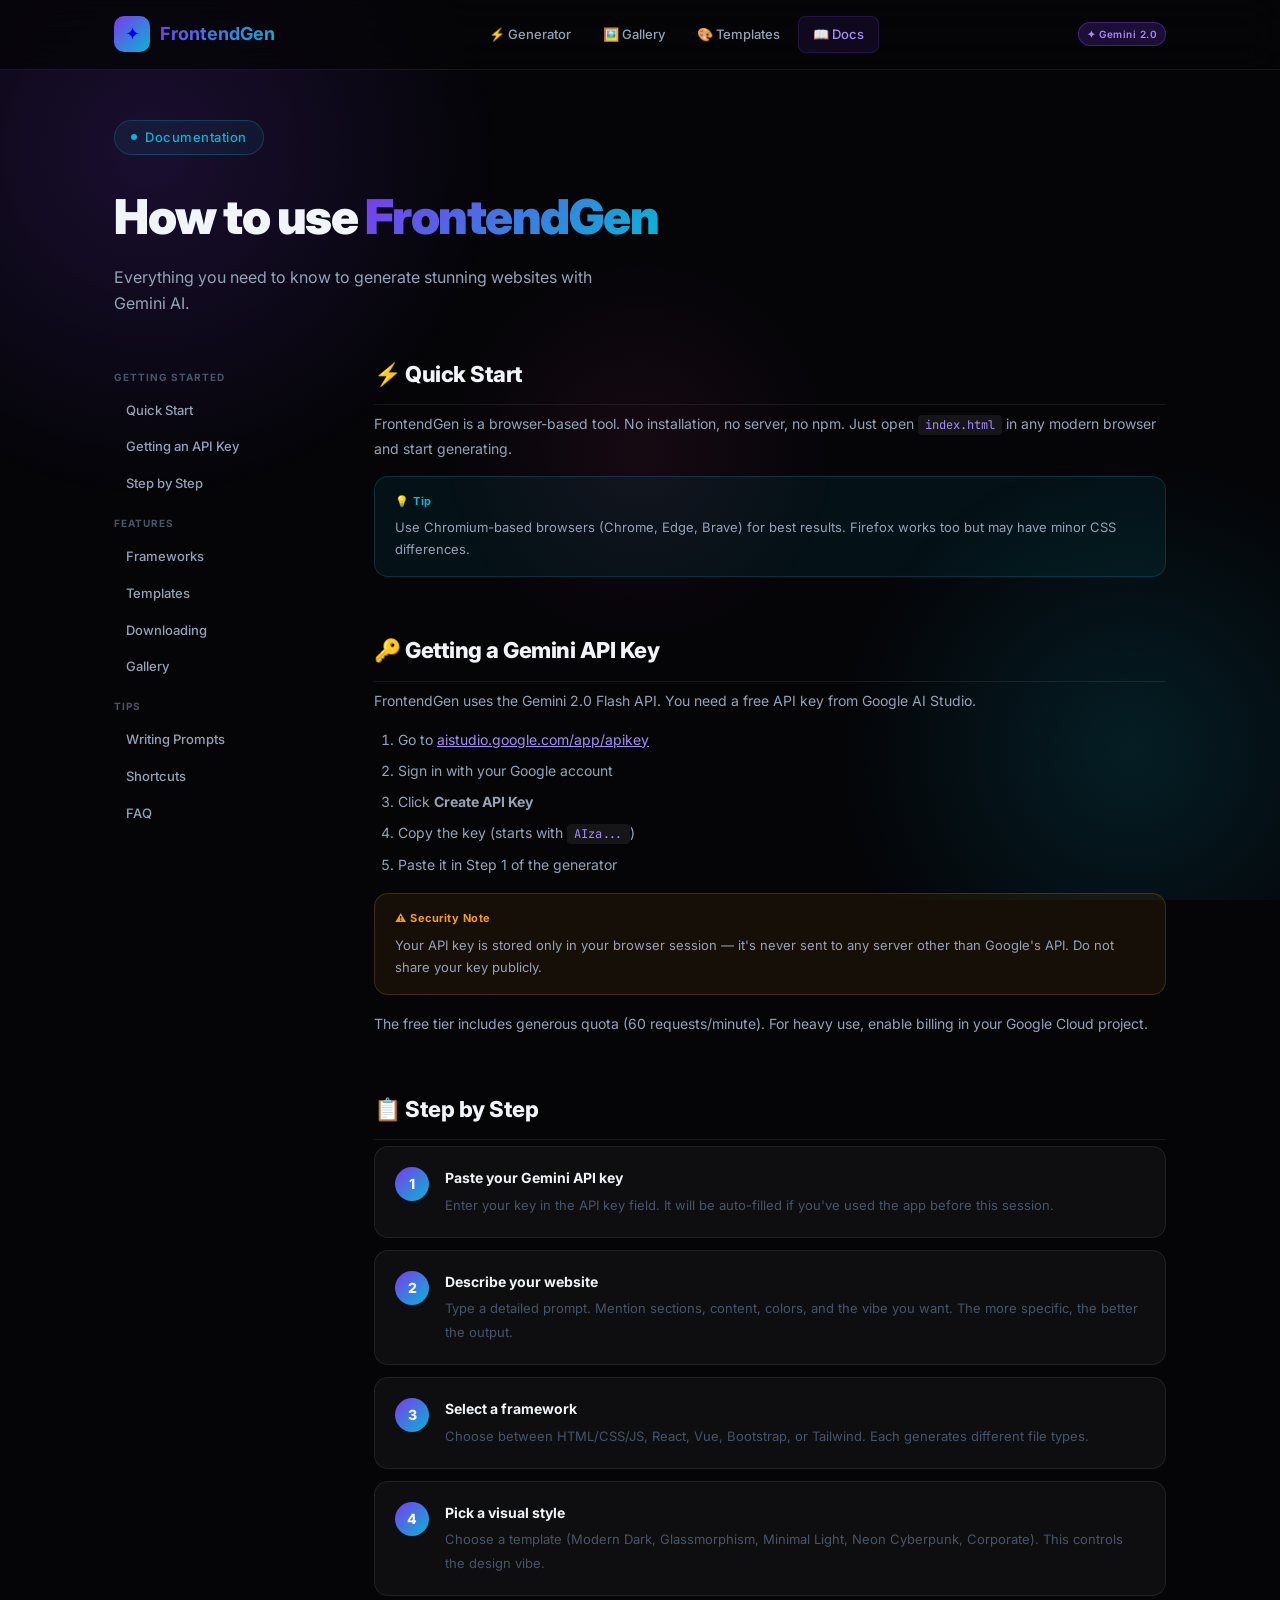
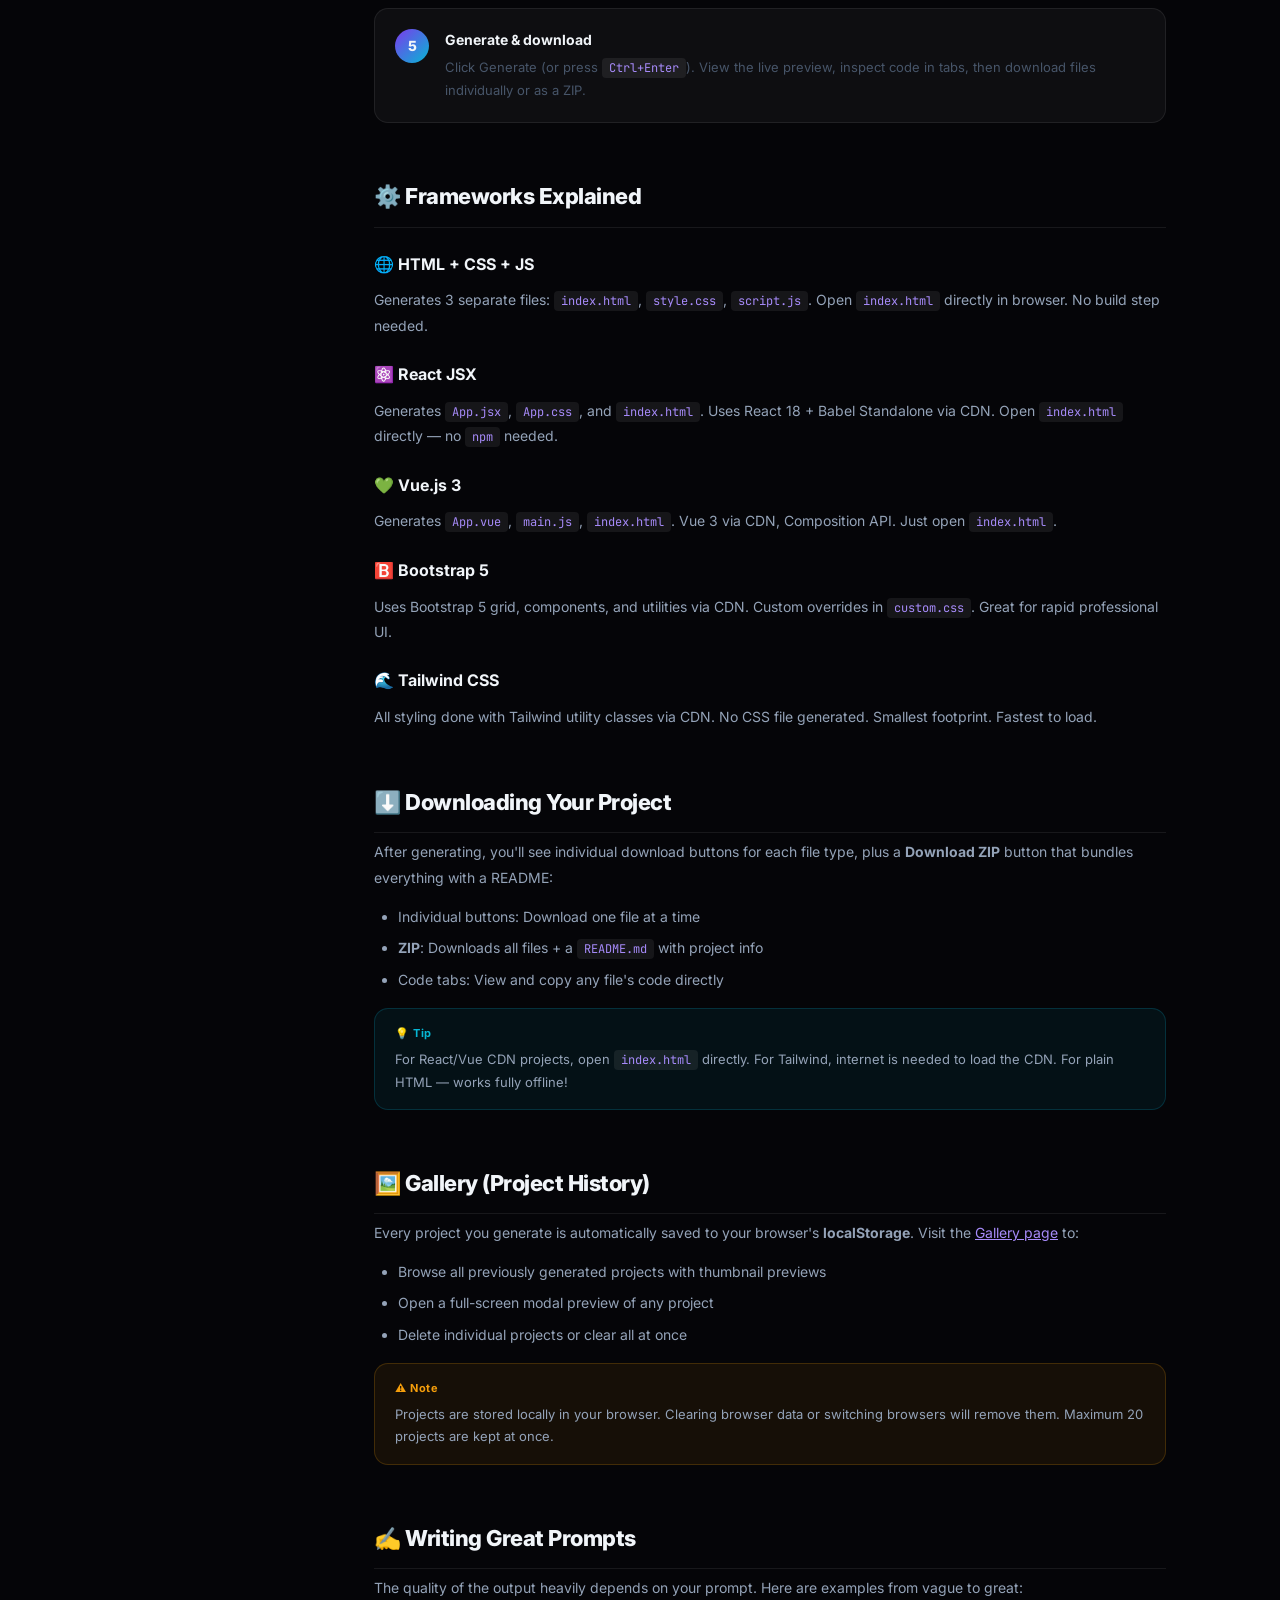
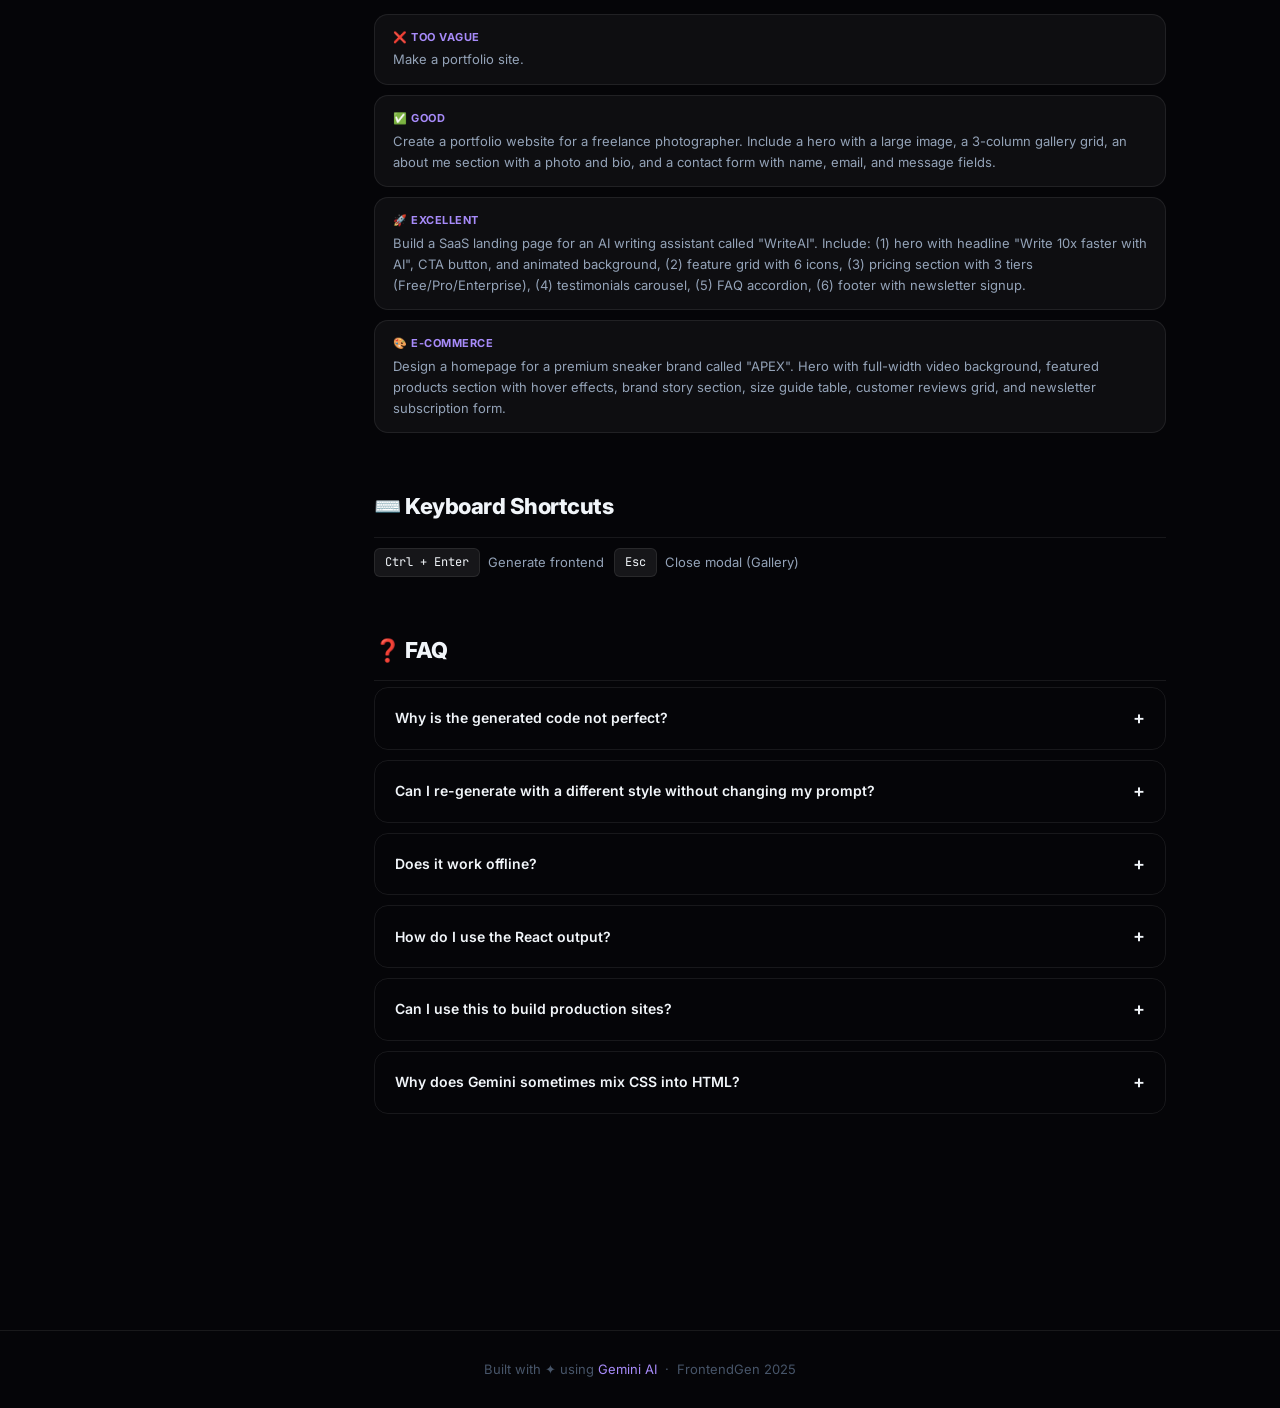
<file: docs.html>
<!DOCTYPE html>
<html lang="en">

<head>
    <meta charset="UTF-8" />
    <meta name="viewport" content="width=device-width, initial-scale=1.0" />
    <title>Docs — FrontendGen</title>
    <meta name="description" content="How to use FrontendGen — AI-powered frontend generator using Gemini." />
    <link rel="stylesheet" href="style.css" />
    <style>
        .docs-layout {
            display: grid;
            grid-template-columns: 220px 1fr;
            gap: 40px;
            padding-bottom: 80px;
            align-items: start;
        }

        .docs-sidebar {
            position: sticky;
            top: 80px;
        }

        .docs-nav {
            display: flex;
            flex-direction: column;
            gap: 2px;
        }

        .docs-nav-section {
            font-size: 10px;
            font-weight: 700;
            letter-spacing: 1px;
            color: var(--text-muted);
            text-transform: uppercase;
            padding: 12px 0 6px;
        }

        .docs-nav a {
            font-size: 13px;
            font-weight: 500;
            color: var(--text-secondary);
            text-decoration: none;
            padding: 7px 12px;
            border-radius: 8px;
            display: block;
            transition: var(--transition);
        }

        .docs-nav a:hover {
            color: var(--text-primary);
            background: var(--bg-card);
        }

        .docs-nav a.active {
            color: #a78bfa;
            background: rgba(124, 58, 237, 0.1);
            border-left: 2px solid var(--accent-primary);
        }

        .docs-content {
            min-width: 0;
        }

        .docs-hero {
            padding: 50px 0 40px;
        }

        .docs-hero h1 {
            font-size: clamp(28px, 4vw, 48px);
            font-weight: 900;
            letter-spacing: -1.5px;
            margin-bottom: 10px;
        }

        .docs-hero p {
            color: var(--text-secondary);
            font-size: 16px;
            max-width: 500px;
        }

        .docs-section {
            margin-bottom: 56px;
            scroll-margin-top: 90px;
        }

        .docs-section h2 {
            font-size: 22px;
            font-weight: 800;
            margin-bottom: 6px;
            letter-spacing: -0.5px;
            padding-bottom: 12px;
            border-bottom: 1px solid var(--border);
        }

        .docs-section h3 {
            font-size: 16px;
            font-weight: 700;
            margin: 24px 0 10px;
            color: var(--text-primary);
        }

        .docs-section p {
            color: var(--text-secondary);
            font-size: 14px;
            line-height: 1.8;
            margin-bottom: 14px;
        }

        .docs-section ul,
        .docs-section ol {
            color: var(--text-secondary);
            font-size: 14px;
            line-height: 1.8;
            padding-left: 24px;
            margin-bottom: 16px;
        }

        .docs-section li {
            margin-bottom: 6px;
        }

        .docs-section code {
            font-family: 'JetBrains Mono', monospace;
            font-size: 12px;
            background: rgba(255, 255, 255, 0.07);
            padding: 2px 7px;
            border-radius: 4px;
            color: #a78bfa;
        }

        .step-card {
            display: flex;
            gap: 16px;
            align-items: flex-start;
            padding: 20px;
            background: var(--bg-card);
            border: 1px solid var(--border);
            border-radius: var(--radius-md);
            margin-bottom: 12px;
            transition: var(--transition);
        }

        .step-card:hover {
            border-color: var(--border-hover);
        }

        .step-num {
            width: 34px;
            height: 34px;
            border-radius: 50%;
            background: var(--accent-gradient);
            display: flex;
            align-items: center;
            justify-content: center;
            font-weight: 800;
            font-size: 14px;
            flex-shrink: 0;
        }

        .step-body h4 {
            font-size: 14px;
            font-weight: 700;
            margin-bottom: 4px;
        }

        .step-body p {
            font-size: 13px;
            color: var(--text-muted);
            margin: 0;
        }

        .tip-box {
            padding: 16px 20px;
            border-radius: var(--radius-md);
            background: rgba(6, 182, 212, 0.07);
            border: 1px solid rgba(6, 182, 212, 0.2);
            margin-bottom: 16px;
        }

        .tip-box .tip-label {
            font-size: 11px;
            font-weight: 700;
            letter-spacing: 0.5px;
            color: var(--accent-secondary);
            margin-bottom: 6px;
        }

        .tip-box p {
            color: var(--text-secondary);
            font-size: 13px;
            margin: 0;
            line-height: 1.7;
        }

        .warn-box {
            padding: 16px 20px;
            border-radius: var(--radius-md);
            background: rgba(245, 158, 11, 0.07);
            border: 1px solid rgba(245, 158, 11, 0.2);
            margin-bottom: 16px;
        }

        .warn-box .warn-label {
            font-size: 11px;
            font-weight: 700;
            letter-spacing: 0.5px;
            color: var(--warning);
            margin-bottom: 6px;
        }

        .warn-box p {
            color: var(--text-secondary);
            font-size: 13px;
            margin: 0;
            line-height: 1.7;
        }

        .faq-item {
            border: 1px solid var(--border);
            border-radius: var(--radius-md);
            margin-bottom: 10px;
            overflow: hidden;
        }

        .faq-q {
            padding: 16px 20px;
            font-size: 14px;
            font-weight: 600;
            cursor: pointer;
            display: flex;
            justify-content: space-between;
            align-items: center;
            transition: var(--transition);
        }

        .faq-q:hover {
            background: var(--bg-card);
        }

        .faq-q .faq-icon {
            font-size: 18px;
            transition: transform 0.3s;
        }

        .faq-item.open .faq-q .faq-icon {
            transform: rotate(45deg);
        }

        .faq-a {
            padding: 0 20px;
            max-height: 0;
            overflow: hidden;
            transition: max-height 0.3s ease, padding 0.3s;
        }

        .faq-item.open .faq-a {
            max-height: 300px;
            padding: 0 20px 16px;
        }

        .faq-a p {
            font-size: 13px;
            color: var(--text-muted);
            line-height: 1.7;
            margin: 0;
        }

        .prompt-examples {
            display: flex;
            flex-direction: column;
            gap: 10px;
        }

        .prompt-ex {
            padding: 14px 18px;
            background: var(--bg-card);
            border: 1px solid var(--border);
            border-radius: var(--radius-md);
            font-size: 13px;
            color: var(--text-secondary);
            line-height: 1.6;
            transition: var(--transition);
            cursor: pointer;
        }

        .prompt-ex:hover {
            border-color: #a78bfa;
            color: var(--text-primary);
            background: rgba(124, 58, 237, 0.05);
        }

        .prompt-ex strong {
            color: #a78bfa;
            display: block;
            margin-bottom: 3px;
            font-size: 11px;
            text-transform: uppercase;
            letter-spacing: 0.5px;
        }

        .keyboard-row {
            display: flex;
            gap: 10px;
            flex-wrap: wrap;
            margin-top: 10px;
        }

        .kbd-item {
            display: flex;
            align-items: center;
            gap: 8px;
            font-size: 13px;
            color: var(--text-secondary);
        }

        .kbd {
            padding: 4px 10px;
            background: rgba(255, 255, 255, 0.07);
            border: 1px solid var(--border);
            border-radius: 6px;
            font-family: 'JetBrains Mono', monospace;
            font-size: 12px;
            color: var(--text-primary);
        }

        @media(max-width:768px) {
            .docs-layout {
                grid-template-columns: 1fr;
            }

            .docs-sidebar {
                display: none;
            }
        }
    </style>
</head>

<body>
    <div class="bg-mesh">
        <div class="bg-orb"></div>
    </div>

    <nav class="navbar">
        <div class="container">
            <div class="navbar-inner">
                <a href="index.html" class="logo">
                    <div class="logo-icon">✦</div>
                    <span class="logo-text">FrontendGen</span>
                </a>
                <div class="nav-links">
                    <a href="index.html" class="nav-link">⚡ Generator</a>
                    <a href="gallery.html" class="nav-link">🖼️ Gallery</a>
                    <a href="templates.html" class="nav-link">🎨 Templates</a>
                    <a href="docs.html" class="nav-link active">📖 Docs</a>
                </div>
                <span class="badge">✦ Gemini 2.0</span>
            </div>
        </div>
    </nav>

    <main class="main-content">
        <div class="container">
            <div class="docs-hero">
                <div class="hero-eyebrow"><span></span> Documentation</div>
                <h1>How to use <span class="gradient-text">FrontendGen</span></h1>
                <p>Everything you need to know to generate stunning websites with Gemini AI.</p>
            </div>

            <div class="docs-layout">

                <!-- Sidebar -->
                <aside class="docs-sidebar">
                    <nav class="docs-nav">
                        <div class="docs-nav-section">Getting Started</div>
                        <a href="#quickstart" class="active">Quick Start</a>
                        <a href="#api-key">Getting an API Key</a>
                        <a href="#steps">Step by Step</a>
                        <div class="docs-nav-section">Features</div>
                        <a href="#frameworks">Frameworks</a>
                        <a href="#templates">Templates</a>
                        <a href="#download">Downloading</a>
                        <a href="#gallery">Gallery</a>
                        <div class="docs-nav-section">Tips</div>
                        <a href="#prompts">Writing Prompts</a>
                        <a href="#shortcuts">Shortcuts</a>
                        <a href="#faq">FAQ</a>
                    </nav>
                </aside>

                <!-- Content -->
                <div class="docs-content">

                    <div class="docs-section" id="quickstart">
                        <h2>⚡ Quick Start</h2>
                        <p>FrontendGen is a browser-based tool. No installation, no server, no npm. Just open
                            <code>index.html</code> in any modern browser and start generating.</p>
                        <div class="tip-box">
                            <div class="tip-label">💡 Tip</div>
                            <p>Use Chromium-based browsers (Chrome, Edge, Brave) for best results. Firefox works too but
                                may have minor CSS differences.</p>
                        </div>
                    </div>

                    <div class="docs-section" id="api-key">
                        <h2>🔑 Getting a Gemini API Key</h2>
                        <p>FrontendGen uses the Gemini 2.0 Flash API. You need a free API key from Google AI Studio.</p>
                        <ol>
                            <li>Go to <a href="https://aistudio.google.com/app/apikey" target="_blank"
                                    style="color:#a78bfa">aistudio.google.com/app/apikey</a></li>
                            <li>Sign in with your Google account</li>
                            <li>Click <strong>Create API Key</strong></li>
                            <li>Copy the key (starts with <code>AIza...</code>)</li>
                            <li>Paste it in Step 1 of the generator</li>
                        </ol>
                        <div class="warn-box">
                            <div class="warn-label">⚠️ Security Note</div>
                            <p>Your API key is stored only in your browser session — it's never sent to any server other
                                than Google's API. Do not share your key publicly.</p>
                        </div>
                        <p>The free tier includes generous quota (60 requests/minute). For heavy use, enable billing in
                            your Google Cloud project.</p>
                    </div>

                    <div class="docs-section" id="steps">
                        <h2>📋 Step by Step</h2>
                        <div class="step-card">
                            <div class="step-num">1</div>
                            <div class="step-body">
                                <h4>Paste your Gemini API key</h4>
                                <p>Enter your key in the API key field. It will be auto-filled if you've used the app
                                    before this session.</p>
                            </div>
                        </div>
                        <div class="step-card">
                            <div class="step-num">2</div>
                            <div class="step-body">
                                <h4>Describe your website</h4>
                                <p>Type a detailed prompt. Mention sections, content, colors, and the vibe you want. The
                                    more specific, the better the output.</p>
                            </div>
                        </div>
                        <div class="step-card">
                            <div class="step-num">3</div>
                            <div class="step-body">
                                <h4>Select a framework</h4>
                                <p>Choose between HTML/CSS/JS, React, Vue, Bootstrap, or Tailwind. Each generates
                                    different file types.</p>
                            </div>
                        </div>
                        <div class="step-card">
                            <div class="step-num">4</div>
                            <div class="step-body">
                                <h4>Pick a visual style</h4>
                                <p>Choose a template (Modern Dark, Glassmorphism, Minimal Light, Neon Cyberpunk,
                                    Corporate). This controls the design vibe.</p>
                            </div>
                        </div>
                        <div class="step-card">
                            <div class="step-num">5</div>
                            <div class="step-body">
                                <h4>Generate &amp; download</h4>
                                <p>Click Generate (or press <code>Ctrl+Enter</code>). View the live preview, inspect
                                    code in tabs, then download files individually or as a ZIP.</p>
                            </div>
                        </div>
                    </div>

                    <div class="docs-section" id="frameworks">
                        <h2>⚙️ Frameworks Explained</h2>
                        <h3>🌐 HTML + CSS + JS</h3>
                        <p>Generates 3 separate files: <code>index.html</code>, <code>style.css</code>,
                            <code>script.js</code>. Open <code>index.html</code> directly in browser. No build step
                            needed.</p>
                        <h3>⚛️ React JSX</h3>
                        <p>Generates <code>App.jsx</code>, <code>App.css</code>, and <code>index.html</code>. Uses React
                            18 + Babel Standalone via CDN. Open <code>index.html</code> directly — no <code>npm</code>
                            needed.</p>
                        <h3>💚 Vue.js 3</h3>
                        <p>Generates <code>App.vue</code>, <code>main.js</code>, <code>index.html</code>. Vue 3 via CDN,
                            Composition API. Just open <code>index.html</code>.</p>
                        <h3>🅱️ Bootstrap 5</h3>
                        <p>Uses Bootstrap 5 grid, components, and utilities via CDN. Custom overrides in
                            <code>custom.css</code>. Great for rapid professional UI.</p>
                        <h3>🌊 Tailwind CSS</h3>
                        <p>All styling done with Tailwind utility classes via CDN. No CSS file generated. Smallest
                            footprint. Fastest to load.</p>
                    </div>

                    <div class="docs-section" id="download">
                        <h2>⬇️ Downloading Your Project</h2>
                        <p>After generating, you'll see individual download buttons for each file type, plus a
                            <strong>Download ZIP</strong> button that bundles everything with a README:</p>
                        <ul>
                            <li>Individual buttons: Download one file at a time</li>
                            <li><strong>ZIP</strong>: Downloads all files + a <code>README.md</code> with project info
                            </li>
                            <li>Code tabs: View and copy any file's code directly</li>
                        </ul>
                        <div class="tip-box">
                            <div class="tip-label">💡 Tip</div>
                            <p>For React/Vue CDN projects, open <code>index.html</code> directly. For Tailwind, internet
                                is needed to load the CDN. For plain HTML — works fully offline!</p>
                        </div>
                    </div>

                    <div class="docs-section" id="gallery">
                        <h2>🖼️ Gallery (Project History)</h2>
                        <p>Every project you generate is automatically saved to your browser's
                            <strong>localStorage</strong>. Visit the <a href="gallery.html"
                                style="color:#a78bfa">Gallery page</a> to:</p>
                        <ul>
                            <li>Browse all previously generated projects with thumbnail previews</li>
                            <li>Open a full-screen modal preview of any project</li>
                            <li>Delete individual projects or clear all at once</li>
                        </ul>
                        <div class="warn-box">
                            <div class="warn-label">⚠️ Note</div>
                            <p>Projects are stored locally in your browser. Clearing browser data or switching browsers
                                will remove them. Maximum 20 projects are kept at once.</p>
                        </div>
                    </div>

                    <div class="docs-section" id="prompts">
                        <h2>✍️ Writing Great Prompts</h2>
                        <p>The quality of the output heavily depends on your prompt. Here are examples from vague to
                            great:</p>
                        <div class="prompt-examples">
                            <div class="prompt-ex" onclick="copyPrompt(this)">
                                <strong>❌ Too Vague</strong>
                                Make a portfolio site.
                            </div>
                            <div class="prompt-ex" onclick="copyPrompt(this)">
                                <strong>✅ Good</strong>
                                Create a portfolio website for a freelance photographer. Include a hero with a large
                                image, a 3-column gallery grid, an about me section with a photo and bio, and a contact
                                form with name, email, and message fields.
                            </div>
                            <div class="prompt-ex" onclick="copyPrompt(this)">
                                <strong>🚀 Excellent</strong>
                                Build a SaaS landing page for an AI writing assistant called "WriteAI". Include: (1)
                                hero with headline "Write 10x faster with AI", CTA button, and animated background, (2)
                                feature grid with 6 icons, (3) pricing section with 3 tiers (Free/Pro/Enterprise), (4)
                                testimonials carousel, (5) FAQ accordion, (6) footer with newsletter signup.
                            </div>
                            <div class="prompt-ex" onclick="copyPrompt(this)">
                                <strong>🎨 E-commerce</strong>
                                Design a homepage for a premium sneaker brand called "APEX". Hero with full-width video
                                background, featured products section with hover effects, brand story section, size
                                guide table, customer reviews grid, and newsletter subscription form.
                            </div>
                        </div>
                    </div>

                    <div class="docs-section" id="shortcuts">
                        <h2>⌨️ Keyboard Shortcuts</h2>
                        <div class="keyboard-row">
                            <div class="kbd-item"><span class="kbd">Ctrl + Enter</span> Generate frontend</div>
                            <div class="kbd-item"><span class="kbd">Esc</span> Close modal (Gallery)</div>
                        </div>
                    </div>

                    <div class="docs-section" id="faq">
                        <h2>❓ FAQ</h2>

                        <div class="faq-item" onclick="toggleFaq(this)">
                            <div class="faq-q">Why is the generated code not perfect?<span class="faq-icon">+</span>
                            </div>
                            <div class="faq-a">
                                <p>Gemini AI generates code based on your prompt and style guide, but like all
                                    generative AI it's not always perfect. Refine your prompt with more specific
                                    details. You can also edit the generated code manually.</p>
                            </div>
                        </div>

                        <div class="faq-item" onclick="toggleFaq(this)">
                            <div class="faq-q">Can I re-generate with a different style without changing my prompt?<span
                                    class="faq-icon">+</span></div>
                            <div class="faq-a">
                                <p>Yes! Just change the template style or framework, then click Generate again. The same
                                    prompt will be used with the new style guide. Each generation is saved separately in
                                    the Gallery.</p>
                            </div>
                        </div>

                        <div class="faq-item" onclick="toggleFaq(this)">
                            <div class="faq-q">Does it work offline?<span class="faq-icon">+</span></div>
                            <div class="faq-a">
                                <p>The generator itself requires internet to call the Gemini API. However, plain
                                    HTML+CSS+JS generated files work fully offline. React, Vue, Bootstrap, and Tailwind
                                    require internet to load their CDN scripts.</p>
                            </div>
                        </div>

                        <div class="faq-item" onclick="toggleFaq(this)">
                            <div class="faq-q">How do I use the React output?<span class="faq-icon">+</span></div>
                            <div class="faq-a">
                                <p>Open <code>index.html</code> directly in your browser. It loads React and Babel via
                                    CDN, then compiles and runs <code>App.jsx</code>. No npm or build step needed. For
                                    production use, you'd set up a proper Vite/CRA project and copy the JSX code.</p>
                            </div>
                        </div>

                        <div class="faq-item" onclick="toggleFaq(this)">
                            <div class="faq-q">Can I use this to build production sites?<span class="faq-icon">+</span>
                            </div>
                            <div class="faq-a">
                                <p>The generated code is a great starting point! For production, you should review and
                                    customize the code, add proper security, integrate a real backend, and optimize
                                    assets. Think of it as an AI-powered design scaffold.</p>
                            </div>
                        </div>

                        <div class="faq-item" onclick="toggleFaq(this)">
                            <div class="faq-q">Why does Gemini sometimes mix CSS into HTML?<span
                                    class="faq-icon">+</span></div>
                            <div class="faq-a">
                                <p>LLMs occasionally deviate from the exact output format. The app has a fallback parser
                                    that extracts inline <code>&lt;style&gt;</code> and <code>&lt;script&gt;</code> tags
                                    from HTML and splits them into separate files automatically.</p>
                            </div>
                        </div>

                    </div>

                </div><!-- /docs-content -->
            </div><!-- /docs-layout -->
        </div>
    </main>

    <footer class="footer">
        <div class="container">
            <p>Built with ✦ using <a href="https://deepmind.google/technologies/gemini/" target="_blank">Gemini AI</a>
                &nbsp;·&nbsp; FrontendGen 2025</p>
        </div>
    </footer>

    <script>
        function toggleFaq(el) {
            el.classList.toggle('open');
        }
        function copyPrompt(el) {
            const text = el.querySelector('strong').nextSibling?.textContent?.trim() || el.textContent.trim();
            navigator.clipboard.writeText(text).then(() => {
                el.style.borderColor = '#a78bfa';
                setTimeout(() => el.style.borderColor = '', 1500);
            }).catch(() => { });
        }
        // Highlight active sidebar link on scroll
        const sections = document.querySelectorAll('.docs-section');
        const navLinks = document.querySelectorAll('.docs-nav a');
        window.addEventListener('scroll', () => {
            let current = '';
            sections.forEach(s => { if (window.scrollY >= s.offsetTop - 120) current = s.id; });
            navLinks.forEach(a => a.classList.toggle('active', a.getAttribute('href') === '#' + current));
        }, { passive: true });
    </script>
</body>

</html>
</file>
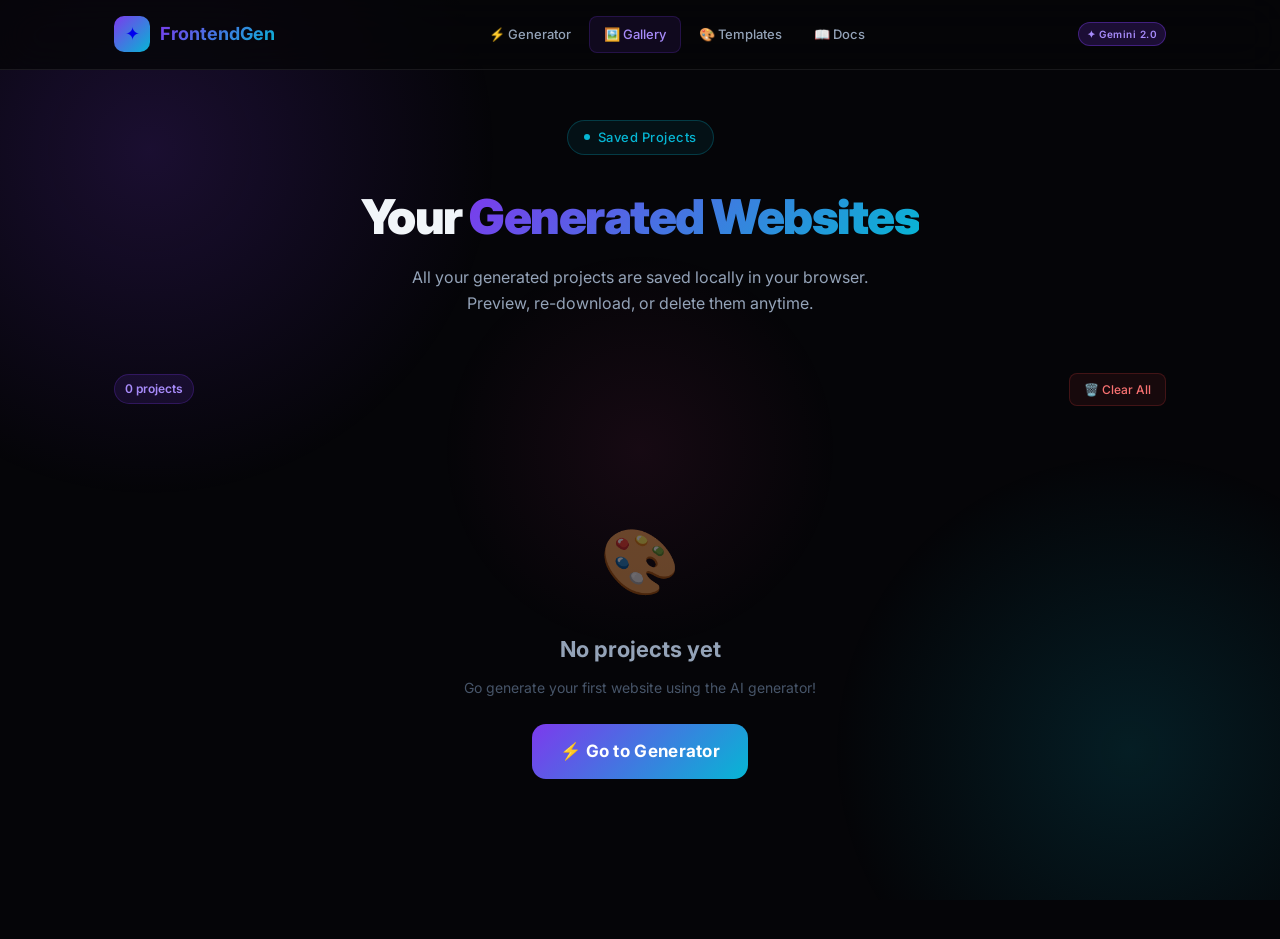
<file: gallery.html>
<!DOCTYPE html>
<html lang="en">

<head>
    <meta charset="UTF-8" />
    <meta name="viewport" content="width=device-width, initial-scale=1.0" />
    <title>Gallery — FrontendGen</title>
    <meta name="description" content="Browse your previously AI-generated frontend projects." />
    <link rel="stylesheet" href="style.css" />
    <style>
        .gallery-hero {
            padding: 50px 0 32px;
            text-align: center;
        }

        .gallery-hero h1 {
            font-size: clamp(28px, 4vw, 48px);
            font-weight: 900;
            letter-spacing: -1.5px;
            margin-bottom: 10px;
        }

        .gallery-hero p {
            color: var(--text-secondary);
            font-size: 16px;
            max-width: 480px;
            margin: 0 auto 24px;
        }

        .gallery-grid {
            display: grid;
            grid-template-columns: repeat(auto-fill, minmax(320px, 1fr));
            gap: 20px;
            padding-bottom: 80px;
        }

        .project-card {
            background: var(--bg-card);
            border: 1px solid var(--border);
            border-radius: var(--radius-lg);
            overflow: hidden;
            transition: var(--transition);
            position: relative;
        }

        .project-card:hover {
            border-color: var(--border-hover);
            box-shadow: var(--shadow-hover);
            transform: translateY(-3px);
        }

        .project-preview-thumb {
            width: 100%;
            height: 180px;
            background: #0d0d18;
            overflow: hidden;
            position: relative;
        }

        .project-preview-thumb iframe {
            width: 200%;
            height: 200%;
            transform: scale(0.5);
            transform-origin: top left;
            border: none;
            pointer-events: none;
        }

        .project-meta {
            padding: 16px;
        }

        .project-meta h3 {
            font-size: 14px;
            font-weight: 600;
            color: var(--text-primary);
            margin-bottom: 6px;
            overflow: hidden;
            text-overflow: ellipsis;
            white-space: nowrap;
        }

        .project-tags {
            display: flex;
            gap: 6px;
            flex-wrap: wrap;
            margin-bottom: 12px;
        }

        .tag {
            font-size: 10px;
            font-weight: 600;
            padding: 3px 8px;
            border-radius: 20px;
        }

        .tag-fw {
            background: rgba(124, 58, 237, 0.15);
            border: 1px solid rgba(124, 58, 237, 0.3);
            color: #a78bfa;
        }

        .tag-tpl {
            background: rgba(6, 182, 212, 0.1);
            border: 1px solid rgba(6, 182, 212, 0.25);
            color: var(--accent-secondary);
        }

        .project-date {
            font-size: 11px;
            color: var(--text-muted);
        }

        .project-actions {
            display: flex;
            gap: 8px;
            margin-top: 12px;
        }

        .btn-preview-full {
            flex: 1;
            padding: 8px;
            border-radius: 8px;
            background: var(--accent-gradient);
            border: none;
            color: #fff;
            font-size: 12px;
            font-weight: 600;
            font-family: 'Inter', sans-serif;
            cursor: pointer;
            transition: var(--transition);
        }

        .btn-preview-full:hover {
            opacity: 0.88;
            transform: translateY(-1px);
        }

        .btn-del {
            padding: 8px 12px;
            border-radius: 8px;
            background: rgba(239, 68, 68, 0.08);
            border: 1px solid rgba(239, 68, 68, 0.2);
            color: #f87171;
            font-size: 12px;
            cursor: pointer;
            font-family: 'Inter', sans-serif;
            transition: var(--transition);
        }

        .btn-del:hover {
            background: rgba(239, 68, 68, 0.16);
        }

        .empty-state {
            text-align: center;
            padding: 80px 20px;
            color: var(--text-muted);
        }

        .empty-state .empty-icon {
            font-size: 64px;
            display: block;
            margin-bottom: 20px;
            opacity: 0.4;
        }

        .empty-state h2 {
            font-size: 22px;
            font-weight: 700;
            margin-bottom: 10px;
            color: var(--text-secondary);
        }

        .empty-state p {
            font-size: 14px;
            margin-bottom: 24px;
        }

        .toolbar {
            display: flex;
            align-items: center;
            justify-content: space-between;
            margin-bottom: 24px;
            flex-wrap: wrap;
            gap: 12px;
        }

        .toolbar-left {
            display: flex;
            align-items: center;
            gap: 10px;
        }

        .count-badge {
            font-size: 12px;
            font-weight: 600;
            padding: 4px 10px;
            border-radius: 20px;
            background: rgba(124, 58, 237, 0.12);
            border: 1px solid rgba(124, 58, 237, 0.25);
            color: #a78bfa;
        }

        .btn-clear-all {
            padding: 8px 14px;
            border-radius: 8px;
            background: rgba(239, 68, 68, 0.08);
            border: 1px solid rgba(239, 68, 68, 0.2);
            color: #f87171;
            font-size: 12px;
            font-weight: 500;
            cursor: pointer;
            font-family: 'Inter', sans-serif;
            transition: var(--transition);
        }

        .btn-clear-all:hover {
            background: rgba(239, 68, 68, 0.16);
        }

        /* Modal */
        .preview-modal {
            display: none;
            position: fixed;
            inset: 0;
            z-index: 500;
            background: rgba(0, 0, 0, 0.85);
            backdrop-filter: blur(8px);
            align-items: center;
            justify-content: center;
            padding: 20px;
        }

        .preview-modal.open {
            display: flex;
            animation: fadeIn 0.2s ease;
        }

        .modal-box {
            width: 100%;
            max-width: 1000px;
            background: #0d0d18;
            border: 1px solid var(--border);
            border-radius: var(--radius-xl);
            overflow: hidden;
            display: flex;
            flex-direction: column;
            max-height: 90vh;
        }

        .modal-header {
            display: flex;
            align-items: center;
            justify-content: space-between;
            padding: 16px 20px;
            border-bottom: 1px solid var(--border);
        }

        .modal-header h3 {
            font-size: 15px;
            font-weight: 600;
        }

        .modal-close {
            background: none;
            border: none;
            color: var(--text-muted);
            font-size: 22px;
            cursor: pointer;
            transition: var(--transition);
            line-height: 1;
        }

        .modal-close:hover {
            color: var(--text-primary);
        }

        .modal-iframe {
            width: 100%;
            flex: 1;
            border: none;
            background: #fff;
            min-height: 500px;
        }

        @keyframes fadeIn {
            from {
                opacity: 0;
            }

            to {
                opacity: 1;
            }
        }

        @media(max-width:600px) {
            .gallery-grid {
                grid-template-columns: 1fr;
            }
        }
    </style>
</head>

<body>
    <div class="bg-mesh">
        <div class="bg-orb"></div>
    </div>

    <nav class="navbar">
        <div class="container">
            <div class="navbar-inner">
                <a href="index.html" class="logo">
                    <div class="logo-icon">✦</div>
                    <span class="logo-text">FrontendGen</span>
                </a>
                <div class="nav-links">
                    <a href="index.html" class="nav-link">⚡ Generator</a>
                    <a href="gallery.html" class="nav-link active">🖼️ Gallery</a>
                    <a href="templates.html" class="nav-link">🎨 Templates</a>
                    <a href="docs.html" class="nav-link">📖 Docs</a>
                </div>
                <span class="badge">✦ Gemini 2.0</span>
            </div>
        </div>
    </nav>

    <main class="main-content">
        <div class="container">
            <div class="gallery-hero">
                <div class="hero-eyebrow"><span></span> Saved Projects</div>
                <h1>Your <span class="gradient-text">Generated Websites</span></h1>
                <p>All your generated projects are saved locally in your browser. Preview, re-download, or delete them
                    anytime.</p>
            </div>

            <div class="toolbar">
                <div class="toolbar-left">
                    <span id="count-badge" class="count-badge">0 projects</span>
                </div>
                <button class="btn-clear-all" onclick="clearAll()">🗑️ Clear All</button>
            </div>

            <div class="gallery-grid" id="gallery-grid">
                <!-- Populated by JS -->
            </div>

            <div class="empty-state" id="empty-state" style="display:none">
                <span class="empty-icon">🎨</span>
                <h2>No projects yet</h2>
                <p>Go generate your first website using the AI generator!</p>
                <a href="index.html" class="btn-generate"
                    style="display:inline-flex;width:auto;padding:14px 28px;text-decoration:none">⚡ Go to Generator</a>
            </div>
        </div>
    </main>

    <!-- Preview Modal -->
    <div class="preview-modal" id="preview-modal">
        <div class="modal-box">
            <div class="modal-header">
                <h3 id="modal-title">Preview</h3>
                <button class="modal-close" onclick="closeModal()">✕</button>
            </div>
            <iframe class="modal-iframe" id="modal-iframe" sandbox="allow-scripts allow-same-origin"></iframe>
        </div>
    </div>

    <div class="toast-container" id="toast-container"></div>
    <script>
        const STORAGE_KEY = 'frontendgen_gallery';

        function getProjects() {
            try { return JSON.parse(localStorage.getItem(STORAGE_KEY) || '[]'); }
            catch { return []; }
        }

        function saveProjects(arr) {
            localStorage.setItem(STORAGE_KEY, JSON.stringify(arr));
        }

        function renderGallery() {
            const projects = getProjects();
            const grid = document.getElementById('gallery-grid');
            const empty = document.getElementById('empty-state');
            const badge = document.getElementById('count-badge');

            badge.textContent = `${projects.length} project${projects.length !== 1 ? 's' : ''}`;

            if (!projects.length) {
                grid.style.display = 'none';
                empty.style.display = 'block';
                return;
            }
            grid.style.display = 'grid';
            empty.style.display = 'none';

            grid.innerHTML = projects.slice().reverse().map(p => {
                const shortPrompt = p.prompt?.length > 60 ? p.prompt.slice(0, 60) + '…' : (p.prompt || 'No prompt');
                const fwLabel = { html: 'HTML+CSS+JS', react: 'React JSX', vue: 'Vue.js 3', bootstrap: 'Bootstrap 5', tailwind: 'Tailwind CSS' }[p.framework] || p.framework;
                const tplLabel = (p.template || '').replace(/-/g, ' ').replace(/\b\w/g, c => c.toUpperCase());
                const safePreview = (p.preview || '').replace(/"/g, '&quot;');
                return `
          <div class="project-card" id="card-${p.id}">
            <div class="project-preview-thumb">
              <iframe srcdoc="${safePreview}" sandbox="allow-scripts"></iframe>
            </div>
            <div class="project-meta">
              <h3 title="${p.prompt || ''}">${shortPrompt}</h3>
              <div class="project-tags">
                <span class="tag tag-fw">${fwLabel}</span>
                <span class="tag tag-tpl">${tplLabel}</span>
              </div>
              <div class="project-date">🕐 ${p.timestamp || 'Unknown date'}</div>
              <div class="project-actions">
                <button class="btn-preview-full" onclick="openModal(${p.id})">👁️ Full Preview</button>
                <button class="btn-del" onclick="deleteProject(${p.id})">🗑️</button>
              </div>
            </div>
          </div>`;
            }).join('');
        }

        function openModal(id) {
            const p = getProjects().find(x => x.id === id);
            if (!p) return;
            document.getElementById('modal-title').textContent = p.prompt?.slice(0, 50) || 'Preview';
            document.getElementById('modal-iframe').srcdoc = p.preview || '';
            document.getElementById('preview-modal').classList.add('open');
        }

        function closeModal() {
            document.getElementById('preview-modal').classList.remove('open');
            document.getElementById('modal-iframe').srcdoc = '';
        }

        function deleteProject(id) {
            const projects = getProjects().filter(p => p.id !== id);
            saveProjects(projects);
            renderGallery();
            showToast('🗑️ Project deleted', 'info');
        }

        function clearAll() {
            if (!confirm('Delete all saved projects? This cannot be undone.')) return;
            saveProjects([]);
            renderGallery();
            showToast('All projects cleared', 'info');
        }

        document.getElementById('preview-modal').addEventListener('click', function (e) {
            if (e.target === this) closeModal();
        });
        document.addEventListener('keydown', e => { if (e.key === 'Escape') closeModal(); });

        function showToast(msg, type = 'info') {
            const c = document.getElementById('toast-container');
            const t = document.createElement('div');
            t.className = `toast ${type}`;
            t.innerHTML = `<span>${{ success: '✅', error: '❌', info: 'ℹ️' }[type] || 'ℹ️'}</span><span>${msg}</span>`;
            c.appendChild(t);
            setTimeout(() => { t.classList.add('hiding'); setTimeout(() => t.remove(), 300); }, 3500);
        }

        renderGallery();
    </script>
</body>

</html>
</file>
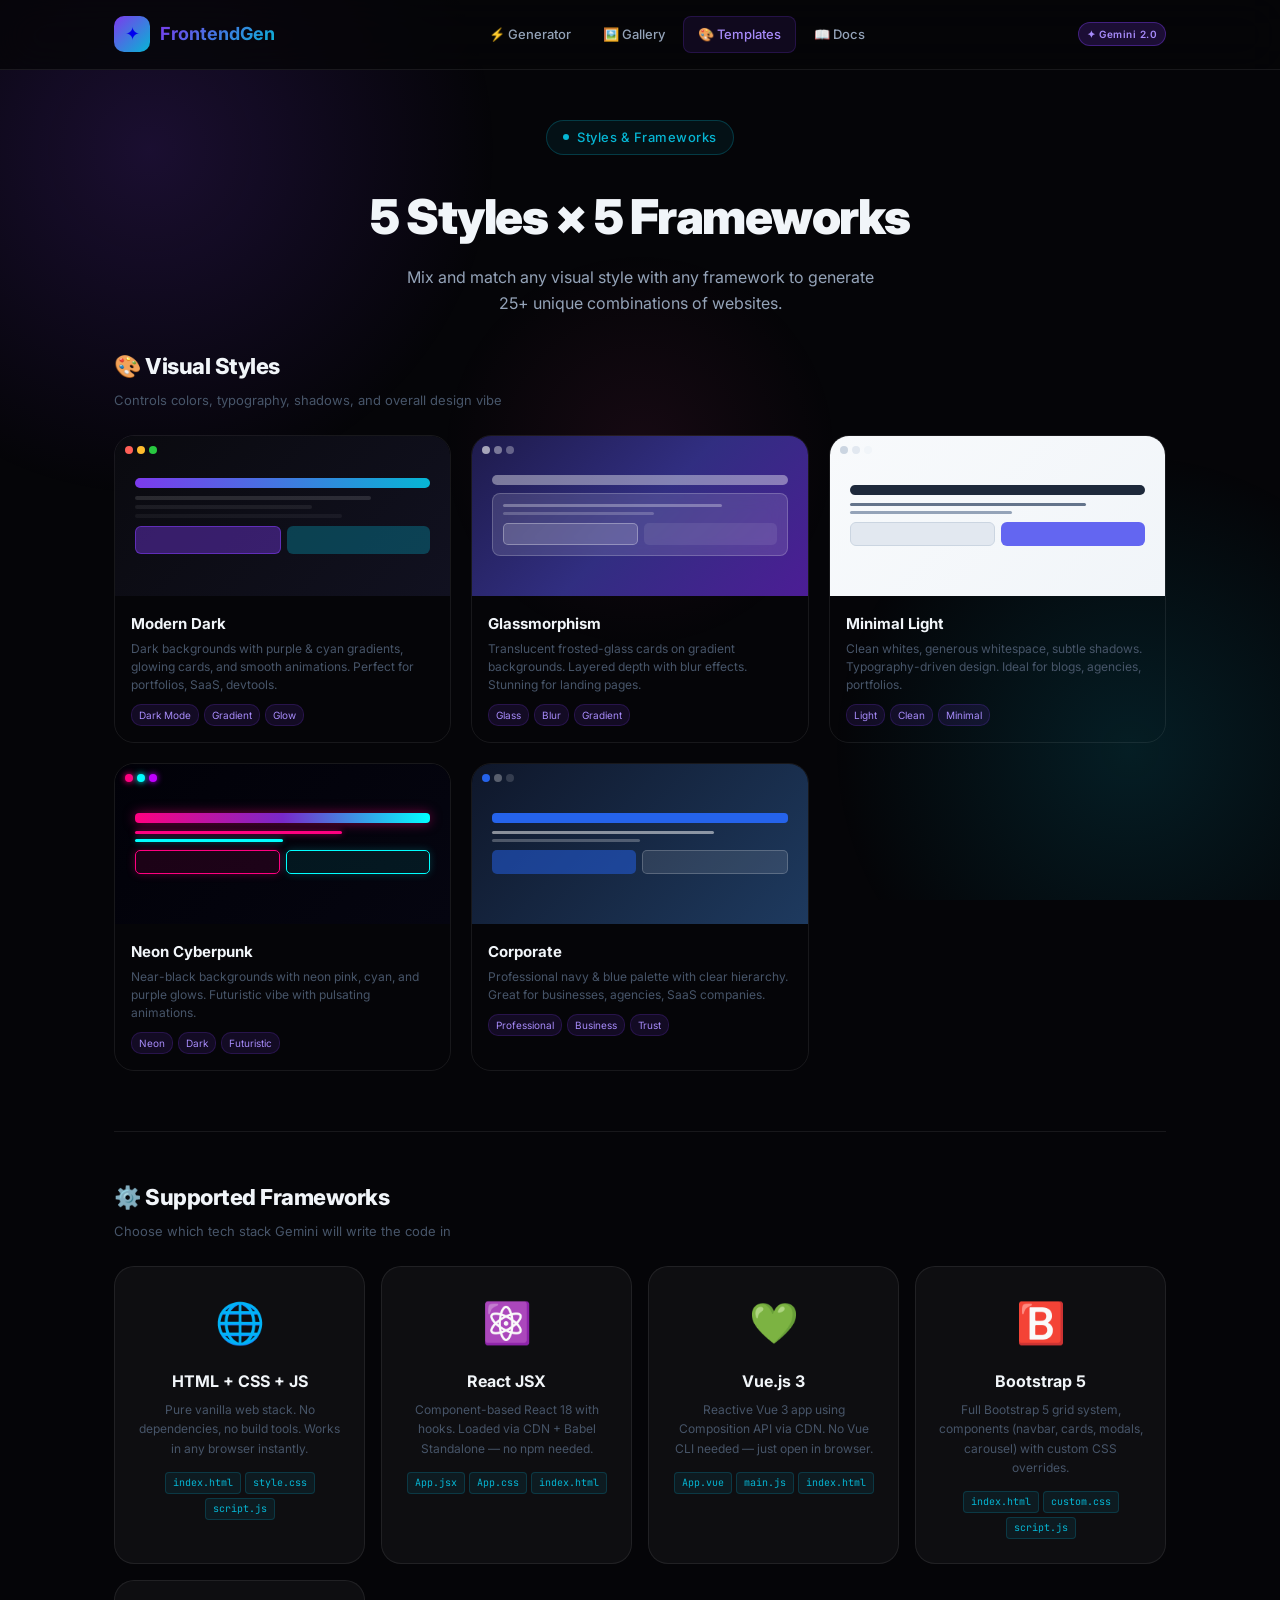
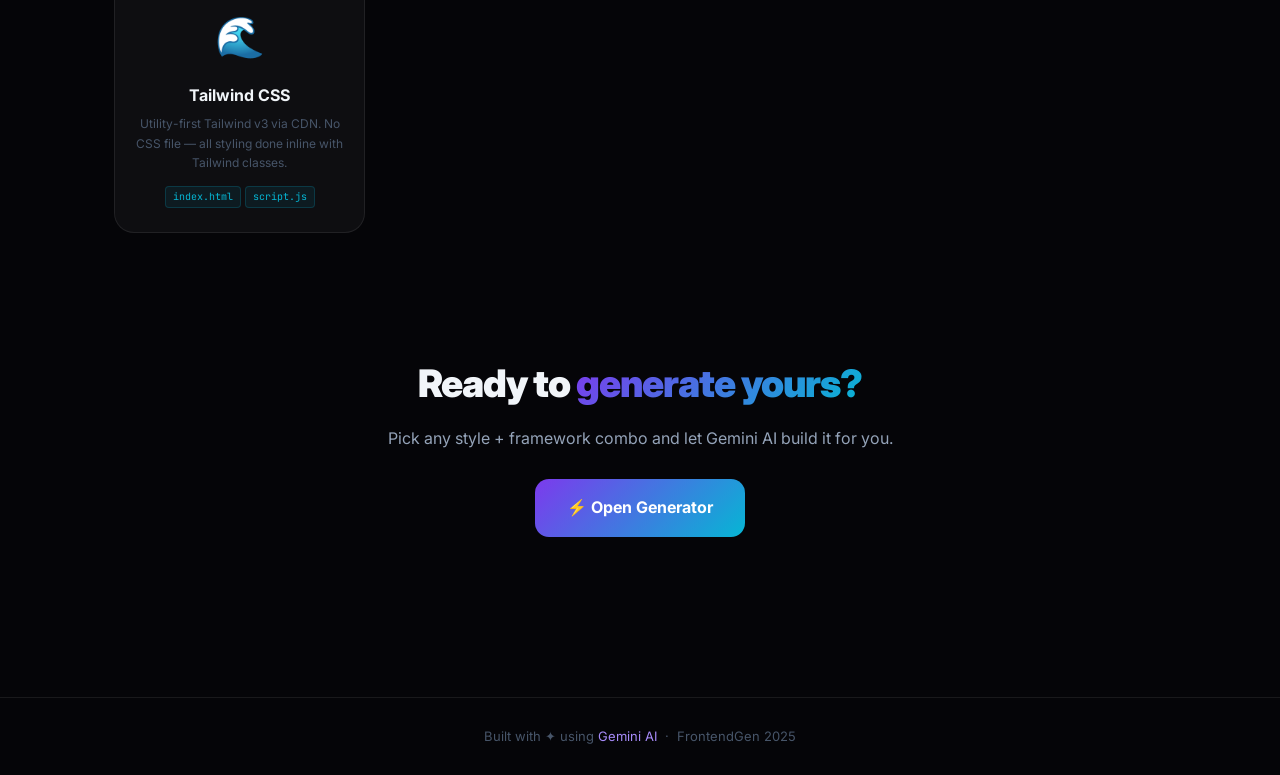
<file: templates.html>
<!DOCTYPE html>
<html lang="en">

<head>
    <meta charset="UTF-8" />
    <meta name="viewport" content="width=device-width, initial-scale=1.0" />
    <title>Templates — FrontendGen</title>
    <meta name="description"
        content="Browse all 5 visual template styles and 5 framework options supported by FrontendGen." />
    <link rel="stylesheet" href="style.css" />
    <style>
        .templates-hero {
            padding: 50px 0 32px;
            text-align: center;
        }

        .templates-hero h1 {
            font-size: clamp(28px, 4vw, 48px);
            font-weight: 900;
            letter-spacing: -1.5px;
            margin-bottom: 10px;
        }

        .templates-hero p {
            color: var(--text-secondary);
            font-size: 16px;
            max-width: 500px;
            margin: 0 auto;
        }

        .section-title {
            font-size: 22px;
            font-weight: 800;
            margin-bottom: 6px;
            letter-spacing: -0.5px;
        }

        .section-sub {
            font-size: 13px;
            color: var(--text-muted);
            margin-bottom: 24px;
        }

        .section-divider {
            margin: 48px 0;
            border: none;
            border-top: 1px solid var(--border);
        }

        /* Template Showcase */
        .showcase-grid {
            display: grid;
            grid-template-columns: repeat(auto-fill, minmax(280px, 1fr));
            gap: 20px;
            margin-bottom: 60px;
        }

        .showcase-card {
            border-radius: var(--radius-lg);
            overflow: hidden;
            border: 1px solid var(--border);
            transition: var(--transition);
            cursor: default;
        }

        .showcase-card:hover {
            transform: translateY(-4px);
            box-shadow: var(--shadow-hover);
            border-color: var(--border-hover);
        }

        .showcase-preview {
            height: 160px;
            display: flex;
            align-items: center;
            justify-content: center;
            position: relative;
            overflow: hidden;
        }

        .showcase-inner {
            width: 88%;
            position: relative;
        }

        .sc-bar {
            height: 10px;
            border-radius: 5px;
            margin-bottom: 8px;
            width: 100%;
        }

        .sc-lines {
            display: flex;
            flex-direction: column;
            gap: 5px;
            margin-bottom: 8px;
        }

        .sc-line {
            height: 4px;
            border-radius: 2px;
        }

        .sc-blocks {
            display: flex;
            gap: 6px;
        }

        .sc-block {
            height: 28px;
            border-radius: 6px;
            flex: 1;
        }

        .sc-dots {
            position: absolute;
            top: 10px;
            left: 10px;
            display: flex;
            gap: 4px;
        }

        .sc-dot {
            width: 8px;
            height: 8px;
            border-radius: 50%;
        }

        .showcase-info {
            padding: 16px;
        }

        .showcase-name {
            font-size: 15px;
            font-weight: 700;
            margin-bottom: 4px;
        }

        .showcase-desc {
            font-size: 12px;
            color: var(--text-muted);
            line-height: 1.5;
        }

        .showcase-tags {
            display: flex;
            gap: 5px;
            flex-wrap: wrap;
            margin-top: 10px;
        }

        .sc-tag {
            font-size: 10px;
            padding: 2px 7px;
            border-radius: 10px;
            background: rgba(124, 58, 237, 0.12);
            border: 1px solid rgba(124, 58, 237, 0.2);
            color: #a78bfa;
        }

        /* Modern Dark */
        .tpl-showcase-modern {
            background: linear-gradient(135deg, #0a0a0f, #111120);
        }

        /* Glass */
        .tpl-showcase-glass {
            background: linear-gradient(135deg, #1e1b4b, #312e81, #4c1d95);
        }

        /* Minimal */
        .tpl-showcase-minimal {
            background: linear-gradient(135deg, #f8fafc, #f1f5f9);
        }

        /* Neon */
        .tpl-showcase-neon {
            background: linear-gradient(135deg, #010108, #050510);
        }

        /* Corporate */
        .tpl-showcase-corporate {
            background: linear-gradient(135deg, #0f172a, #1e3a5f);
        }

        /* Framework Grid */
        .fw-showcase-grid {
            display: grid;
            grid-template-columns: repeat(auto-fill, minmax(200px, 1fr));
            gap: 16px;
            margin-bottom: 60px;
        }

        .fw-showcase-card {
            padding: 24px 20px;
            border-radius: var(--radius-lg);
            background: var(--bg-card);
            border: 1px solid var(--border);
            text-align: center;
            transition: var(--transition);
        }

        .fw-showcase-card:hover {
            border-color: var(--border-hover);
            transform: translateY(-3px);
            box-shadow: var(--shadow-hover);
        }

        .fw-big-icon {
            font-size: 40px;
            margin-bottom: 14px;
            display: block;
        }

        .fw-showcase-name {
            font-size: 16px;
            font-weight: 700;
            margin-bottom: 6px;
        }

        .fw-showcase-desc {
            font-size: 12px;
            color: var(--text-muted);
            line-height: 1.6;
            margin-bottom: 14px;
        }

        .fw-files {
            display: flex;
            flex-wrap: wrap;
            gap: 4px;
            justify-content: center;
        }

        .fw-file-tag {
            font-size: 10px;
            padding: 2px 7px;
            border-radius: 4px;
            background: rgba(6, 182, 212, 0.08);
            border: 1px solid rgba(6, 182, 212, 0.2);
            color: var(--accent-secondary);
            font-family: 'JetBrains Mono', monospace;
        }

        /* CTA */
        .cta-section {
            text-align: center;
            padding: 60px 0 80px;
        }

        .cta-section h2 {
            font-size: clamp(24px, 3vw, 38px);
            font-weight: 900;
            margin-bottom: 12px;
            letter-spacing: -1px;
        }

        .cta-section p {
            color: var(--text-secondary);
            font-size: 16px;
            margin-bottom: 28px;
        }

        .btn-cta {
            display: inline-flex;
            align-items: center;
            gap: 8px;
            padding: 16px 32px;
            background: var(--accent-gradient);
            border: none;
            border-radius: var(--radius-md);
            color: #fff;
            font-size: 16px;
            font-weight: 700;
            font-family: 'Inter', sans-serif;
            cursor: pointer;
            text-decoration: none;
            transition: var(--transition);
        }

        .btn-cta:hover {
            transform: translateY(-2px);
            box-shadow: 0 8px 32px rgba(124, 58, 237, 0.5);
            opacity: 0.92;
        }
    </style>
</head>

<body>
    <div class="bg-mesh">
        <div class="bg-orb"></div>
    </div>

    <nav class="navbar">
        <div class="container">
            <div class="navbar-inner">
                <a href="index.html" class="logo">
                    <div class="logo-icon">✦</div>
                    <span class="logo-text">FrontendGen</span>
                </a>
                <div class="nav-links">
                    <a href="index.html" class="nav-link">⚡ Generator</a>
                    <a href="gallery.html" class="nav-link">🖼️ Gallery</a>
                    <a href="templates.html" class="nav-link active">🎨 Templates</a>
                    <a href="docs.html" class="nav-link">📖 Docs</a>
                </div>
                <span class="badge">✦ Gemini 2.0</span>
            </div>
        </div>
    </nav>

    <main class="main-content">
        <div class="container">
            <div class="templates-hero">
                <div class="hero-eyebrow"><span></span> Styles &amp; Frameworks</div>
                <h1>5 Styles &times; 5 Frameworks</h1>
                <p>Mix and match any visual style with any framework to generate 25+ unique combinations of websites.
                </p>
            </div>

            <!-- Visual Styles -->
            <div class="section-title">🎨 Visual Styles</div>
            <div class="section-sub">Controls colors, typography, shadows, and overall design vibe</div>

            <div class="showcase-grid">

                <!-- Modern Dark -->
                <div class="showcase-card">
                    <div class="showcase-preview tpl-showcase-modern">
                        <div class="sc-dots">
                            <div class="sc-dot" style="background:#ff5f57"></div>
                            <div class="sc-dot" style="background:#febc2e"></div>
                            <div class="sc-dot" style="background:#28c840"></div>
                        </div>
                        <div class="showcase-inner">
                            <div class="sc-bar" style="background:linear-gradient(90deg,#7c3aed,#06b6d4)"></div>
                            <div class="sc-lines">
                                <div class="sc-line w80" style="background:rgba(255,255,255,0.12);width:80%"></div>
                                <div class="sc-line" style="background:rgba(255,255,255,0.07);width:60%"></div>
                                <div class="sc-line" style="background:rgba(255,255,255,0.05);width:70%"></div>
                            </div>
                            <div class="sc-blocks">
                                <div class="sc-block"
                                    style="background:rgba(124,58,237,0.4);border:1px solid rgba(124,58,237,0.6)"></div>
                                <div class="sc-block" style="background:rgba(6,182,212,0.3)"></div>
                            </div>
                        </div>
                    </div>
                    <div class="showcase-info">
                        <div class="showcase-name">Modern Dark</div>
                        <div class="showcase-desc">Dark backgrounds with purple &amp; cyan gradients, glowing cards, and
                            smooth animations. Perfect for portfolios, SaaS, devtools.</div>
                        <div class="showcase-tags"><span class="sc-tag">Dark Mode</span><span
                                class="sc-tag">Gradient</span><span class="sc-tag">Glow</span></div>
                    </div>
                </div>

                <!-- Glassmorphism -->
                <div class="showcase-card">
                    <div class="showcase-preview tpl-showcase-glass">
                        <div class="sc-dots">
                            <div class="sc-dot" style="background:rgba(255,255,255,0.6)"></div>
                            <div class="sc-dot" style="background:rgba(255,255,255,0.4)"></div>
                            <div class="sc-dot" style="background:rgba(255,255,255,0.3)"></div>
                        </div>
                        <div class="showcase-inner">
                            <div class="sc-bar" style="background:rgba(255,255,255,0.4)"></div>
                            <div
                                style="background:rgba(255,255,255,0.12);border:1px solid rgba(255,255,255,0.2);border-radius:8px;padding:10px;margin-top:8px;backdrop-filter:blur(8px)">
                                <div class="sc-lines">
                                    <div
                                        style="height:3px;background:rgba(255,255,255,0.3);border-radius:2px;width:80%">
                                    </div>
                                    <div
                                        style="height:3px;background:rgba(255,255,255,0.2);border-radius:2px;width:55%">
                                    </div>
                                </div>
                                <div class="sc-blocks" style="margin-top:8px">
                                    <div
                                        style="height:22px;background:rgba(255,255,255,0.15);border:1px solid rgba(255,255,255,0.3);border-radius:5px;flex:1">
                                    </div>
                                    <div style="height:22px;background:rgba(255,255,255,0.08);border-radius:5px;flex:1">
                                    </div>
                                </div>
                            </div>
                        </div>
                    </div>
                    <div class="showcase-info">
                        <div class="showcase-name">Glassmorphism</div>
                        <div class="showcase-desc">Translucent frosted-glass cards on gradient backgrounds. Layered
                            depth with blur effects. Stunning for landing pages.</div>
                        <div class="showcase-tags"><span class="sc-tag">Glass</span><span
                                class="sc-tag">Blur</span><span class="sc-tag">Gradient</span></div>
                    </div>
                </div>

                <!-- Minimal Light -->
                <div class="showcase-card">
                    <div class="showcase-preview tpl-showcase-minimal">
                        <div class="sc-dots">
                            <div class="sc-dot" style="background:#cbd5e1"></div>
                            <div class="sc-dot" style="background:#e2e8f0"></div>
                            <div class="sc-dot" style="background:#f1f5f9"></div>
                        </div>
                        <div class="showcase-inner">
                            <div class="sc-bar" style="background:#1e293b"></div>
                            <div class="sc-lines" style="margin-top:8px">
                                <div style="height:3px;background:#64748b;border-radius:2px;width:80%"></div>
                                <div style="height:3px;background:#94a3b8;border-radius:2px;width:55%"></div>
                            </div>
                            <div class="sc-blocks" style="margin-top:8px">
                                <div
                                    style="height:24px;background:#e2e8f0;border:1px solid #cbd5e1;border-radius:6px;flex:1">
                                </div>
                                <div style="height:24px;background:#6366f1;border-radius:6px;flex:1"></div>
                            </div>
                        </div>
                    </div>
                    <div class="showcase-info">
                        <div class="showcase-name">Minimal Light</div>
                        <div class="showcase-desc">Clean whites, generous whitespace, subtle shadows. Typography-driven
                            design. Ideal for blogs, agencies, portfolios.</div>
                        <div class="showcase-tags"><span class="sc-tag">Light</span><span
                                class="sc-tag">Clean</span><span class="sc-tag">Minimal</span></div>
                    </div>
                </div>

                <!-- Neon Cyberpunk -->
                <div class="showcase-card">
                    <div class="showcase-preview tpl-showcase-neon">
                        <div class="sc-dots">
                            <div class="sc-dot" style="background:#ff0080;box-shadow:0 0 6px #ff0080"></div>
                            <div class="sc-dot" style="background:#00ffff;box-shadow:0 0 6px #00ffff"></div>
                            <div class="sc-dot" style="background:#bf00ff;box-shadow:0 0 6px #bf00ff"></div>
                        </div>
                        <div class="showcase-inner">
                            <div
                                style="height:10px;border-radius:4px;background:linear-gradient(90deg,#ff0080,#7928ca,#00ffff);box-shadow:0 0 12px rgba(255,0,128,0.5);margin-bottom:8px">
                            </div>
                            <div class="sc-lines">
                                <div
                                    style="height:3px;background:#ff0080;border-radius:2px;width:70%;box-shadow:0 0 6px rgba(255,0,128,0.6)">
                                </div>
                                <div
                                    style="height:3px;background:#00ffff;border-radius:2px;width:50%;box-shadow:0 0 6px rgba(0,255,255,0.4)">
                                </div>
                            </div>
                            <div class="sc-blocks" style="margin-top:8px">
                                <div
                                    style="height:24px;background:rgba(255,0,128,0.1);border:1px solid #ff0080;border-radius:5px;flex:1;box-shadow:0 0 8px rgba(255,0,128,0.3)">
                                </div>
                                <div
                                    style="height:24px;background:rgba(0,255,255,0.08);border:1px solid #00ffff;border-radius:5px;flex:1;box-shadow:0 0 8px rgba(0,255,255,0.2)">
                                </div>
                            </div>
                        </div>
                    </div>
                    <div class="showcase-info">
                        <div class="showcase-name">Neon Cyberpunk</div>
                        <div class="showcase-desc">Near-black backgrounds with neon pink, cyan, and purple glows.
                            Futuristic vibe with pulsating animations.</div>
                        <div class="showcase-tags"><span class="sc-tag">Neon</span><span class="sc-tag">Dark</span><span
                                class="sc-tag">Futuristic</span></div>
                    </div>
                </div>

                <!-- Corporate -->
                <div class="showcase-card">
                    <div class="showcase-preview tpl-showcase-corporate">
                        <div class="sc-dots">
                            <div class="sc-dot" style="background:#2563eb"></div>
                            <div class="sc-dot" style="background:rgba(255,255,255,0.3)"></div>
                            <div class="sc-dot" style="background:rgba(255,255,255,0.15)"></div>
                        </div>
                        <div class="showcase-inner">
                            <div style="height:10px;border-radius:4px;background:#2563eb;margin-bottom:8px"></div>
                            <div class="sc-lines">
                                <div style="height:3px;background:rgba(255,255,255,0.5);border-radius:2px;width:75%">
                                </div>
                                <div style="height:3px;background:rgba(255,255,255,0.25);border-radius:2px;width:50%">
                                </div>
                            </div>
                            <div class="sc-blocks" style="margin-top:8px">
                                <div style="height:24px;background:rgba(37,99,235,0.5);border-radius:5px;flex:1"></div>
                                <div
                                    style="height:24px;background:rgba(255,255,255,0.1);border-radius:5px;border:1px solid rgba(255,255,255,0.2);flex:1">
                                </div>
                            </div>
                        </div>
                    </div>
                    <div class="showcase-info">
                        <div class="showcase-name">Corporate</div>
                        <div class="showcase-desc">Professional navy &amp; blue palette with clear hierarchy. Great for
                            businesses, agencies, SaaS companies.</div>
                        <div class="showcase-tags"><span class="sc-tag">Professional</span><span
                                class="sc-tag">Business</span><span class="sc-tag">Trust</span></div>
                    </div>
                </div>

            </div><!-- /showcase-grid -->

            <hr class="section-divider" />

            <!-- Frameworks -->
            <div class="section-title">⚙️ Supported Frameworks</div>
            <div class="section-sub">Choose which tech stack Gemini will write the code in</div>

            <div class="fw-showcase-grid">

                <div class="fw-showcase-card">
                    <span class="fw-big-icon">🌐</span>
                    <div class="fw-showcase-name">HTML + CSS + JS</div>
                    <div class="fw-showcase-desc">Pure vanilla web stack. No dependencies, no build tools. Works in any
                        browser instantly.</div>
                    <div class="fw-files">
                        <span class="fw-file-tag">index.html</span>
                        <span class="fw-file-tag">style.css</span>
                        <span class="fw-file-tag">script.js</span>
                    </div>
                </div>

                <div class="fw-showcase-card">
                    <span class="fw-big-icon" style="color:#61dafb">⚛️</span>
                    <div class="fw-showcase-name">React JSX</div>
                    <div class="fw-showcase-desc">Component-based React 18 with hooks. Loaded via CDN + Babel Standalone
                        — no npm needed.</div>
                    <div class="fw-files">
                        <span class="fw-file-tag">App.jsx</span>
                        <span class="fw-file-tag">App.css</span>
                        <span class="fw-file-tag">index.html</span>
                    </div>
                </div>

                <div class="fw-showcase-card">
                    <span class="fw-big-icon" style="color:#42b883">💚</span>
                    <div class="fw-showcase-name">Vue.js 3</div>
                    <div class="fw-showcase-desc">Reactive Vue 3 app using Composition API via CDN. No Vue CLI needed —
                        just open in browser.</div>
                    <div class="fw-files">
                        <span class="fw-file-tag">App.vue</span>
                        <span class="fw-file-tag">main.js</span>
                        <span class="fw-file-tag">index.html</span>
                    </div>
                </div>

                <div class="fw-showcase-card">
                    <span class="fw-big-icon" style="color:#7952b3">🅱️</span>
                    <div class="fw-showcase-name">Bootstrap 5</div>
                    <div class="fw-showcase-desc">Full Bootstrap 5 grid system, components (navbar, cards, modals,
                        carousel) with custom CSS overrides.</div>
                    <div class="fw-files">
                        <span class="fw-file-tag">index.html</span>
                        <span class="fw-file-tag">custom.css</span>
                        <span class="fw-file-tag">script.js</span>
                    </div>
                </div>

                <div class="fw-showcase-card">
                    <span class="fw-big-icon" style="color:#38bdf8">🌊</span>
                    <div class="fw-showcase-name">Tailwind CSS</div>
                    <div class="fw-showcase-desc">Utility-first Tailwind v3 via CDN. No CSS file — all styling done
                        inline with Tailwind classes.</div>
                    <div class="fw-files">
                        <span class="fw-file-tag">index.html</span>
                        <span class="fw-file-tag">script.js</span>
                    </div>
                </div>

            </div><!-- /fw-showcase-grid -->

            <!-- CTA -->
            <div class="cta-section">
                <h2>Ready to <span class="gradient-text">generate yours?</span></h2>
                <p>Pick any style + framework combo and let Gemini AI build it for you.</p>
                <a href="index.html" class="btn-cta">⚡ Open Generator</a>
            </div>

        </div>
    </main>

    <footer class="footer">
        <div class="container">
            <p>Built with ✦ using <a href="https://deepmind.google/technologies/gemini/" target="_blank">Gemini AI</a>
                &nbsp;·&nbsp; FrontendGen 2025</p>
        </div>
    </footer>
</body>

</html>
</file>
<file: style.css>
/* ============================================
   FRONTEND GENERATOR - Premium Dark UI
   ============================================ */

@import url('https://fonts.googleapis.com/css2?family=Inter:wght@300;400;500;600;700;800;900&family=JetBrains+Mono:wght@400;500;600&display=swap');

/* ---- CSS Variables ---- */
:root {
  --bg-primary: #050508;
  --bg-secondary: #0d0d18;
  --bg-card: rgba(255, 255, 255, 0.04);
  --bg-card-hover: rgba(255, 255, 255, 0.07);
  --border: rgba(255, 255, 255, 0.08);
  --border-hover: rgba(255, 255, 255, 0.18);

  --accent-primary: #7c3aed;
  --accent-secondary: #06b6d4;
  --accent-gradient: linear-gradient(135deg, #7c3aed, #06b6d4);
  --accent-glow: 0 0 40px rgba(124, 58, 237, 0.35);

  --text-primary: #f1f5f9;
  --text-secondary: #94a3b8;
  --text-muted: #475569;

  --success: #10b981;
  --error: #ef4444;
  --warning: #f59e0b;

  --radius-sm: 8px;
  --radius-md: 14px;
  --radius-lg: 20px;
  --radius-xl: 28px;

  --shadow-card: 0 4px 24px rgba(0, 0, 0, 0.4);
  --shadow-hover: 0 8px 40px rgba(124, 58, 237, 0.2);
  --transition: all 0.3s cubic-bezier(0.4, 0, 0.2, 1);
}

/* ---- Reset & Base ---- */
*,
*::before,
*::after {
  box-sizing: border-box;
  margin: 0;
  padding: 0;
}

html {
  scroll-behavior: smooth;
}

body {
  font-family: 'Inter', sans-serif;
  background: var(--bg-primary);
  color: var(--text-primary);
  min-height: 100vh;
  overflow-x: hidden;
  line-height: 1.6;
}

/* ---- Animated Mesh Background ---- */
.bg-mesh {
  position: fixed;
  inset: 0;
  z-index: 0;
  pointer-events: none;
  overflow: hidden;
}

.bg-mesh::before {
  content: '';
  position: absolute;
  width: 700px;
  height: 700px;
  border-radius: 50%;
  background: radial-gradient(circle, rgba(124, 58, 237, 0.18) 0%, transparent 70%);
  top: -200px;
  left: -200px;
  animation: float1 12s ease-in-out infinite;
}

.bg-mesh::after {
  content: '';
  position: absolute;
  width: 600px;
  height: 600px;
  border-radius: 50%;
  background: radial-gradient(circle, rgba(6, 182, 212, 0.14) 0%, transparent 70%);
  bottom: -150px;
  right: -150px;
  animation: float2 15s ease-in-out infinite;
}

.bg-orb {
  position: absolute;
  width: 400px;
  height: 400px;
  border-radius: 50%;
  background: radial-gradient(circle, rgba(236, 72, 153, 0.08) 0%, transparent 70%);
  top: 50%;
  left: 50%;
  transform: translate(-50%, -50%);
  animation: float3 10s ease-in-out infinite;
}

@keyframes float1 {

  0%,
  100% {
    transform: translate(0, 0) scale(1);
  }

  33% {
    transform: translate(60px, 40px) scale(1.1);
  }

  66% {
    transform: translate(-30px, 60px) scale(0.95);
  }
}

@keyframes float2 {

  0%,
  100% {
    transform: translate(0, 0) scale(1);
  }

  50% {
    transform: translate(-80px, -50px) scale(1.15);
  }
}

@keyframes float3 {

  0%,
  100% {
    transform: translate(-50%, -50%) scale(1);
    opacity: 0.5;
  }

  50% {
    transform: translate(-50%, -50%) scale(1.3);
    opacity: 1;
  }
}

/* ---- Layout ---- */
.container {
  position: relative;
  z-index: 1;
  max-width: 1100px;
  margin: 0 auto;
  padding: 0 24px;
}

/* ---- Header / Navbar ---- */
.navbar {
  position: sticky;
  top: 0;
  z-index: 100;
  padding: 16px 0;
  border-bottom: 1px solid var(--border);
  background: rgba(5, 5, 8, 0.8);
  backdrop-filter: blur(20px);
  -webkit-backdrop-filter: blur(20px);
}

.navbar-inner {
  display: flex;
  align-items: center;
  justify-content: space-between;
}

.logo {
  display: flex;
  align-items: center;
  gap: 10px;
  text-decoration: none;
}

.logo-icon {
  width: 36px;
  height: 36px;
  border-radius: 10px;
  background: var(--accent-gradient);
  display: flex;
  align-items: center;
  justify-content: center;
  font-size: 18px;
}

.logo-text {
  font-size: 18px;
  font-weight: 700;
  background: var(--accent-gradient);
  -webkit-background-clip: text;
  -webkit-text-fill-color: transparent;
  background-clip: text;
}

.badge {
  font-size: 10px;
  font-weight: 600;
  padding: 3px 8px;
  border-radius: 20px;
  background: rgba(124, 58, 237, 0.2);
  border: 1px solid rgba(124, 58, 237, 0.4);
  color: #a78bfa;
  letter-spacing: 0.5px;
}

/* ---- Nav Links ---- */
.nav-links {
  display: flex;
  align-items: center;
  gap: 4px;
}

.nav-link {
  font-size: 13px;
  font-weight: 500;
  color: var(--text-secondary);
  text-decoration: none;
  padding: 7px 14px;
  border-radius: 8px;
  transition: var(--transition);
  white-space: nowrap;
}

.nav-link:hover {
  color: var(--text-primary);
  background: rgba(255, 255, 255, 0.06);
}

.nav-link.active {
  color: #a78bfa;
  background: rgba(124, 58, 237, 0.1);
  border: 1px solid rgba(124, 58, 237, 0.2);
}

@media (max-width: 640px) {
  .nav-links {
    display: none;
  }
}


/* ---- Hero Section ---- */
.hero {
  padding: 80px 0 60px;
  text-align: center;
}

/* ---- Gradient Text Utility ---- */
.gradient-text {
  background: var(--accent-gradient);
  -webkit-background-clip: text;
  -webkit-text-fill-color: transparent;
  background-clip: text;
}

/* ---- Stats Row ---- */
.stats-row {
  display: flex;
  justify-content: center;
  gap: 0;
  margin-bottom: 48px;
  background: var(--bg-card);
  border: 1px solid var(--border);
  border-radius: var(--radius-lg);
  overflow: hidden;
}

.stat-item {
  flex: 1;
  text-align: center;
  padding: 20px 16px;
  border-right: 1px solid var(--border);
  transition: var(--transition);
}

.stat-item:last-child {
  border-right: none;
}

.stat-item:hover {
  background: rgba(255, 255, 255, 0.03);
}

.stat-value {
  font-size: 28px;
  font-weight: 900;
  background: var(--accent-gradient);
  -webkit-background-clip: text;
  -webkit-text-fill-color: transparent;
  background-clip: text;
  line-height: 1;
  margin-bottom: 4px;
}

.stat-label {
  font-size: 11px;
  font-weight: 500;
  color: var(--text-muted);
  letter-spacing: 0.5px;
  text-transform: uppercase;
}

@media (max-width: 560px) {
  .stats-row {
    display: none;
  }
}


.hero-eyebrow {
  display: inline-flex;
  align-items: center;
  gap: 8px;
  font-size: 13px;
  font-weight: 500;
  color: var(--accent-secondary);
  padding: 6px 16px;
  border-radius: 20px;
  border: 1px solid rgba(6, 182, 212, 0.25);
  background: rgba(6, 182, 212, 0.07);
  margin-bottom: 24px;
  letter-spacing: 0.5px;
}

.hero-eyebrow span {
  width: 6px;
  height: 6px;
  border-radius: 50%;
  background: var(--accent-secondary);
  animation: pulse-dot 2s ease-in-out infinite;
}

@keyframes pulse-dot {

  0%,
  100% {
    opacity: 1;
    transform: scale(1);
  }

  50% {
    opacity: 0.4;
    transform: scale(0.7);
  }
}

.hero-title {
  font-size: clamp(38px, 6vw, 68px);
  font-weight: 900;
  line-height: 1.1;
  letter-spacing: -2px;
  margin-bottom: 20px;
}

.hero-title .gradient-text {
  background: var(--accent-gradient);
  -webkit-background-clip: text;
  -webkit-text-fill-color: transparent;
  background-clip: text;
}

.hero-subtitle {
  font-size: 18px;
  color: var(--text-secondary);
  max-width: 540px;
  margin: 0 auto 40px;
  line-height: 1.7;
}

/* ---- Card Base ---- */
.card {
  background: var(--bg-card);
  border: 1px solid var(--border);
  border-radius: var(--radius-lg);
  padding: 28px;
  transition: var(--transition);
  position: relative;
  overflow: hidden;
}

.card::before {
  content: '';
  position: absolute;
  inset: 0;
  background: linear-gradient(135deg, rgba(124, 58, 237, 0.05), transparent);
  opacity: 0;
  transition: var(--transition);
  pointer-events: none;
}

.card:hover {
  border-color: var(--border-hover);
  box-shadow: var(--shadow-hover);
}

.card:hover::before {
  opacity: 1;
}

/* ---- Section Labels ---- */
.section-label {
  display: flex;
  align-items: center;
  gap: 10px;
  margin-bottom: 14px;
}

.section-label .label-icon {
  width: 32px;
  height: 32px;
  border-radius: 8px;
  background: rgba(124, 58, 237, 0.15);
  border: 1px solid rgba(124, 58, 237, 0.3);
  display: flex;
  align-items: center;
  justify-content: center;
  font-size: 15px;
}

.section-label h3 {
  font-size: 15px;
  font-weight: 600;
  color: var(--text-primary);
}

.section-label p {
  font-size: 12px;
  color: var(--text-muted);
  margin-top: 1px;
}

/* ---- API Key Input ---- */
.api-key-wrapper {
  position: relative;
  display: flex;
  align-items: center;
  gap: 10px;
}

.api-key-input-wrap {
  position: relative;
  flex: 1;
}

.input-field {
  width: 100%;
  padding: 14px 44px 14px 16px;
  background: rgba(255, 255, 255, 0.04);
  border: 1px solid var(--border);
  border-radius: var(--radius-md);
  color: var(--text-primary);
  font-size: 14px;
  font-family: 'JetBrains Mono', monospace;
  transition: var(--transition);
  outline: none;
}

.input-field:focus {
  border-color: var(--accent-primary);
  box-shadow: 0 0 0 3px rgba(124, 58, 237, 0.15);
  background: rgba(255, 255, 255, 0.06);
}

.input-field::placeholder {
  color: var(--text-muted);
  font-family: 'Inter', sans-serif;
}

.toggle-password {
  position: absolute;
  right: 12px;
  top: 50%;
  transform: translateY(-50%);
  background: none;
  border: none;
  color: var(--text-muted);
  cursor: pointer;
  font-size: 16px;
  padding: 4px;
  transition: var(--transition);
}

.toggle-password:hover {
  color: var(--text-secondary);
}

/* ---- Prompt Textarea ---- */
.prompt-wrap {
  position: relative;
}

.textarea-field {
  width: 100%;
  min-height: 130px;
  padding: 16px;
  background: rgba(255, 255, 255, 0.04);
  border: 1px solid var(--border);
  border-radius: var(--radius-md);
  color: var(--text-primary);
  font-size: 15px;
  font-family: 'Inter', sans-serif;
  resize: vertical;
  transition: var(--transition);
  outline: none;
  line-height: 1.7;
}

.textarea-field:focus {
  border-color: var(--accent-primary);
  box-shadow: 0 0 0 3px rgba(124, 58, 237, 0.15);
  background: rgba(255, 255, 255, 0.06);
}

.textarea-field::placeholder {
  color: var(--text-muted);
}

.char-counter {
  position: absolute;
  right: 14px;
  bottom: 12px;
  font-size: 11px;
  color: var(--text-muted);
  font-family: 'JetBrains Mono', monospace;
  pointer-events: none;
}

.char-counter.warn {
  color: var(--warning);
}

/* ---- Template Grid ---- */
.templates-grid {
  display: grid;
  grid-template-columns: repeat(5, 1fr);
  gap: 12px;
}

.template-card {
  position: relative;
  cursor: pointer;
  border-radius: var(--radius-md);
  overflow: hidden;
  border: 2px solid var(--border);
  transition: var(--transition);
  aspect-ratio: 3/2;
}

.template-card:hover {
  border-color: rgba(124, 58, 237, 0.5);
  transform: translateY(-2px);
  box-shadow: 0 6px 24px rgba(124, 58, 237, 0.2);
}

.template-card.active {
  border-color: var(--accent-primary);
  box-shadow: 0 0 0 3px rgba(124, 58, 237, 0.2), 0 6px 24px rgba(124, 58, 237, 0.3);
}

.template-card.active .template-check {
  opacity: 1;
  transform: scale(1);
}

.template-preview {
  width: 100%;
  height: 100%;
  display: flex;
  align-items: center;
  justify-content: center;
  position: relative;
}

/* Template 1: Modern Dark */
.tpl-modern-dark {
  background: linear-gradient(135deg, #0f0f1a, #1a1a2e);
}

.tpl-modern-dark .tpl-bar {
  background: #7c3aed;
}

.tpl-modern-dark .tpl-block1 {
  background: rgba(124, 58, 237, 0.3);
}

.tpl-modern-dark .tpl-block2 {
  background: rgba(6, 182, 212, 0.2);
}

/* Template 2: Glassmorphism */
.tpl-glass {
  background: linear-gradient(135deg, #1e1b4b, #312e81, #4c1d95);
}

.tpl-glass .tpl-bar {
  background: rgba(255, 255, 255, 0.4);
}

.tpl-glass .tpl-block1 {
  background: rgba(255, 255, 255, 0.15);
  backdrop-filter: blur(4px);
}

.tpl-glass .tpl-block2 {
  background: rgba(255, 255, 255, 0.08);
}

/* Template 3: Minimal Light */
.tpl-minimal {
  background: linear-gradient(135deg, #f8fafc, #f1f5f9);
}

.tpl-minimal .tpl-bar {
  background: #1e293b;
}

.tpl-minimal .tpl-block1 {
  background: #e2e8f0;
}

.tpl-minimal .tpl-block2 {
  background: #cbd5e1;
  border-radius: 4px;
}

/* Template 4: Neon Cyberpunk */
.tpl-neon {
  background: linear-gradient(135deg, #020817, #0f0f1a);
}

.tpl-neon .tpl-bar {
  background: linear-gradient(90deg, #ff0080, #7928ca);
}

.tpl-neon .tpl-block1 {
  background: rgba(255, 0, 128, 0.2);
  border: 1px solid #ff0080;
}

.tpl-neon .tpl-block2 {
  background: rgba(121, 40, 202, 0.2);
  border: 1px solid #7928ca;
}

/* Template 5: Corporate */
.tpl-corporate {
  background: linear-gradient(135deg, #1e3a5f, #0f2547);
}

.tpl-corporate .tpl-bar {
  background: #2563eb;
}

.tpl-corporate .tpl-block1 {
  background: rgba(37, 99, 235, 0.3);
}

.tpl-corporate .tpl-block2 {
  background: rgba(255, 255, 255, 0.1);
}

/* Shared template preview elements */
.tpl-inner {
  width: 85%;
  height: 80%;
  position: relative;
  display: flex;
  flex-direction: column;
  gap: 4px;
}

.tpl-bar {
  height: 6px;
  border-radius: 3px;
  width: 100%;
}

.tpl-lines {
  display: flex;
  flex-direction: column;
  gap: 3px;
  flex: 1;
  margin-top: 4px;
}

.tpl-line {
  height: 3px;
  border-radius: 2px;
  background: rgba(255, 255, 255, 0.1);
}

.tpl-line.w60 {
  width: 60%;
}

.tpl-line.w80 {
  width: 80%;
}

.tpl-line.w40 {
  width: 40%;
}

.tpl-line.w70 {
  width: 70%;
}

.tpl-blocks {
  display: flex;
  gap: 4px;
  margin-top: 4px;
}

.tpl-block1,
.tpl-block2 {
  height: 20px;
  border-radius: 4px;
  flex: 1;
}

.template-check {
  position: absolute;
  top: 6px;
  right: 6px;
  width: 20px;
  height: 20px;
  border-radius: 50%;
  background: var(--accent-primary);
  display: flex;
  align-items: center;
  justify-content: center;
  font-size: 10px;
  opacity: 0;
  transform: scale(0.5);
  transition: var(--transition);
  z-index: 2;
}

.template-label {
  text-align: center;
  font-size: 11px;
  font-weight: 500;
  color: var(--text-secondary);
  margin-top: 8px;
  transition: var(--transition);
}

.template-card.active+.template-label,
.template-item.active .template-label {
  color: #a78bfa;
}

.template-item {
  display: flex;
  flex-direction: column;
}

.template-item.active .template-label {
  color: #a78bfa;
}

/* ---- Generate Button ---- */
.btn-generate {
  width: 100%;
  padding: 18px 32px;
  background: var(--accent-gradient);
  border: none;
  border-radius: var(--radius-md);
  color: #fff;
  font-size: 17px;
  font-weight: 700;
  font-family: 'Inter', sans-serif;
  cursor: pointer;
  display: flex;
  align-items: center;
  justify-content: center;
  gap: 10px;
  transition: var(--transition);
  position: relative;
  overflow: hidden;
  letter-spacing: 0.3px;
}

.btn-generate::before {
  content: '';
  position: absolute;
  inset: 0;
  background: linear-gradient(135deg, rgba(255, 255, 255, 0.15), transparent);
  opacity: 0;
  transition: var(--transition);
}

.btn-generate:hover:not(:disabled) {
  transform: translateY(-2px);
  box-shadow: 0 8px 32px rgba(124, 58, 237, 0.5);
}

.btn-generate:hover:not(:disabled)::before {
  opacity: 1;
}

.btn-generate:active:not(:disabled) {
  transform: translateY(0);
}

.btn-generate:disabled {
  opacity: 0.6;
  cursor: not-allowed;
}

.btn-generate .btn-spinner {
  width: 18px;
  height: 18px;
  border: 2px solid rgba(255, 255, 255, 0.3);
  border-top-color: #fff;
  border-radius: 50%;
  animation: spin 0.7s linear infinite;
  display: none;
}

.btn-generate.loading .btn-icon {
  display: none;
}

.btn-generate.loading .btn-spinner {
  display: block;
}

.btn-generate.loading .btn-label {
  opacity: 0.8;
}

@keyframes spin {
  to {
    transform: rotate(360deg);
  }
}

/* ---- Loading State ---- */
.generating-status {
  text-align: center;
  padding: 20px;
  display: none;
}

.generating-status.visible {
  display: block;
}

.generating-status p {
  color: var(--accent-secondary);
  font-size: 14px;
  animation: pulse-text 1.5s ease-in-out infinite;
}

@keyframes pulse-text {

  0%,
  100% {
    opacity: 1;
  }

  50% {
    opacity: 0.5;
  }
}

/* ---- Live Preview ---- */
.preview-section {
  margin-top: 32px;
  display: none;
  animation: fadeUp 0.5s ease;
}

.preview-section.visible {
  display: block;
}

@keyframes fadeUp {
  from {
    opacity: 0;
    transform: translateY(20px);
  }

  to {
    opacity: 1;
    transform: translateY(0);
  }
}

.preview-header {
  display: flex;
  align-items: center;
  justify-content: space-between;
  margin-bottom: 16px;
  flex-wrap: wrap;
  gap: 12px;
}

.preview-title {
  display: flex;
  align-items: center;
  gap: 10px;
  font-size: 15px;
  font-weight: 600;
}

.preview-dot {
  width: 8px;
  height: 8px;
  border-radius: 50%;
  background: var(--success);
  box-shadow: 0 0 8px var(--success);
  animation: pulse-dot 1.5s infinite;
}

.preview-actions {
  display: flex;
  align-items: center;
  gap: 10px;
  flex-wrap: wrap;
}

.btn-sm {
  padding: 8px 16px;
  border-radius: var(--radius-sm);
  font-size: 13px;
  font-weight: 500;
  font-family: 'Inter', sans-serif;
  cursor: pointer;
  display: flex;
  align-items: center;
  gap: 6px;
  transition: var(--transition);
  border: 1px solid var(--border);
}

.btn-download {
  background: rgba(16, 185, 129, 0.1);
  border-color: rgba(16, 185, 129, 0.3);
  color: var(--success);
}

.btn-download:hover {
  background: rgba(16, 185, 129, 0.2);
  border-color: rgba(16, 185, 129, 0.6);
  transform: translateY(-1px);
}

.btn-download-zip {
  background: var(--accent-gradient);
  border-color: transparent;
  color: #fff;
  font-weight: 600;
}

.btn-download-zip:hover {
  opacity: 0.9;
  transform: translateY(-1px);
  box-shadow: 0 4px 16px rgba(124, 58, 237, 0.4);
}

.btn-copy {
  background: rgba(255, 255, 255, 0.05);
  color: var(--text-secondary);
}

.btn-copy:hover {
  background: rgba(255, 255, 255, 0.09);
  color: var(--text-primary);
}

/* ---- Browser Mock Frame ---- */
.browser-frame {
  border-radius: var(--radius-md);
  overflow: hidden;
  border: 1px solid var(--border);
  box-shadow: var(--shadow-card);
}

.browser-chrome {
  background: #1a1a2a;
  padding: 10px 14px;
  display: flex;
  align-items: center;
  gap: 10px;
  border-bottom: 1px solid var(--border);
}

.browser-dots {
  display: flex;
  gap: 6px;
}

.browser-dot {
  width: 10px;
  height: 10px;
  border-radius: 50%;
}

.browser-dot.red {
  background: #ff5f57;
}

.browser-dot.yellow {
  background: #febc2e;
}

.browser-dot.green {
  background: #28c840;
}

.browser-url {
  flex: 1;
  background: rgba(255, 255, 255, 0.05);
  border: 1px solid var(--border);
  border-radius: 6px;
  padding: 5px 12px;
  font-size: 12px;
  color: var(--text-muted);
  font-family: 'JetBrains Mono', monospace;
}

.preview-iframe {
  width: 100%;
  height: 520px;
  border: none;
  background: #fff;
  display: block;
}

/* ---- Code Tabs ---- */
.code-section {
  margin-top: 24px;
  display: none;
}

.code-section.visible {
  display: block;
}

.tab-bar {
  display: flex;
  gap: 4px;
  margin-bottom: 12px;
  background: rgba(255, 255, 255, 0.03);
  padding: 4px;
  border-radius: var(--radius-sm);
  border: 1px solid var(--border);
  width: fit-content;
}

.tab-btn {
  padding: 7px 18px;
  border-radius: 6px;
  border: none;
  background: none;
  color: var(--text-muted);
  font-size: 13px;
  font-weight: 500;
  font-family: 'Inter', sans-serif;
  cursor: pointer;
  transition: var(--transition);
}

.tab-btn.active {
  background: var(--accent-primary);
  color: #fff;
}

.tab-btn:hover:not(.active) {
  color: var(--text-primary);
  background: rgba(255, 255, 255, 0.05);
}

.code-block-wrap {
  position: relative;
  border-radius: var(--radius-md);
  overflow: hidden;
  border: 1px solid var(--border);
}

.code-block {
  background: #0d1117;
  padding: 20px;
  font-family: 'JetBrains Mono', monospace;
  font-size: 13px;
  line-height: 1.7;
  color: #e6edf3;
  overflow-x: auto;
  max-height: 380px;
  overflow-y: auto;
  white-space: pre;
}

.code-block::-webkit-scrollbar {
  width: 6px;
  height: 6px;
}

.code-block::-webkit-scrollbar-track {
  background: transparent;
}

.code-block::-webkit-scrollbar-thumb {
  background: rgba(255, 255, 255, 0.1);
  border-radius: 3px;
}

.copy-code-btn {
  position: absolute;
  top: 10px;
  right: 10px;
  padding: 5px 10px;
  border-radius: 6px;
  border: 1px solid var(--border);
  background: rgba(255, 255, 255, 0.07);
  color: var(--text-secondary);
  font-size: 11px;
  cursor: pointer;
  font-family: 'Inter', sans-serif;
  transition: var(--transition);
}

.copy-code-btn:hover {
  background: rgba(255, 255, 255, 0.12);
  color: var(--text-primary);
}

/* ---- Toast Notifications ---- */
.toast-container {
  position: fixed;
  bottom: 28px;
  right: 28px;
  z-index: 1000;
  display: flex;
  flex-direction: column;
  gap: 10px;
  pointer-events: none;
}

.toast {
  padding: 14px 20px;
  border-radius: var(--radius-md);
  font-size: 14px;
  font-weight: 500;
  display: flex;
  align-items: center;
  gap: 10px;
  min-width: 280px;
  max-width: 380px;
  backdrop-filter: blur(20px);
  border: 1px solid;
  animation: slideInToast 0.3s ease;
  pointer-events: auto;
  box-shadow: 0 8px 32px rgba(0, 0, 0, 0.4);
}

.toast.success {
  background: rgba(16, 185, 129, 0.15);
  border-color: rgba(16, 185, 129, 0.35);
  color: #34d399;
}

.toast.error {
  background: rgba(239, 68, 68, 0.15);
  border-color: rgba(239, 68, 68, 0.35);
  color: #f87171;
}

.toast.info {
  background: rgba(6, 182, 212, 0.12);
  border-color: rgba(6, 182, 212, 0.3);
  color: var(--accent-secondary);
}

@keyframes slideInToast {
  from {
    opacity: 0;
    transform: translateX(40px);
  }

  to {
    opacity: 1;
    transform: translateX(0);
  }
}

.toast.hiding {
  animation: slideOutToast 0.25s ease forwards;
}

@keyframes slideOutToast {
  to {
    opacity: 0;
    transform: translateX(40px);
  }
}

/* ---- Stats Row ---- */
.stats-row {
  display: flex;
  gap: 16px;
  margin-bottom: 32px;
}

.stat-item {
  flex: 1;
  padding: 18px 20px;
  background: var(--bg-card);
  border: 1px solid var(--border);
  border-radius: var(--radius-md);
  text-align: center;
  transition: var(--transition);
}

.stat-item:hover {
  border-color: var(--border-hover);
  background: var(--bg-card-hover);
}

.stat-value {
  font-size: 26px;
  font-weight: 800;
  background: var(--accent-gradient);
  -webkit-background-clip: text;
  -webkit-text-fill-color: transparent;
  background-clip: text;
}

.stat-label {
  font-size: 12px;
  color: var(--text-muted);
  margin-top: 2px;
}

/* ---- Main Content Area ---- */
.main-content {
  padding-bottom: 80px;
}

.form-grid {
  display: flex;
  flex-direction: column;
  gap: 20px;
  max-width: 780px;
  margin: 0 auto;
}

/* ---- Framework Selector Grid ---- */
.frameworks-grid {
  display: grid;
  grid-template-columns: repeat(5, 1fr);
  gap: 10px;
}

.fw-card {
  position: relative;
  padding: 16px 12px;
  background: var(--bg-card);
  border: 2px solid var(--border);
  border-radius: var(--radius-md);
  cursor: pointer;
  text-align: center;
  transition: var(--transition);
  overflow: hidden;
}

.fw-card::before {
  content: '';
  position: absolute;
  inset: 0;
  background: linear-gradient(135deg, rgba(124, 58, 237, 0.06), transparent);
  opacity: 0;
  transition: var(--transition);
}

.fw-card:hover {
  border-color: rgba(124, 58, 237, 0.5);
  transform: translateY(-2px);
  box-shadow: 0 6px 20px rgba(124, 58, 237, 0.15);
}

.fw-card:hover::before {
  opacity: 1;
}

.fw-card.active {
  border-color: var(--accent-primary);
  background: rgba(124, 58, 237, 0.08);
  box-shadow: 0 0 0 3px rgba(124, 58, 237, 0.18), 0 6px 20px rgba(124, 58, 237, 0.25);
}

.fw-icon {
  font-size: 24px;
  margin-bottom: 8px;
  display: block;
}

.fw-name {
  font-size: 12px;
  font-weight: 700;
  color: var(--text-primary);
  margin-bottom: 4px;
}

.fw-desc {
  font-size: 10px;
  color: var(--text-muted);
  line-height: 1.4;
}

.fw-check {
  position: absolute;
  top: 6px;
  right: 6px;
  width: 18px;
  height: 18px;
  border-radius: 50%;
  background: var(--accent-primary);
  display: flex;
  align-items: center;
  justify-content: center;
  font-size: 9px;
  color: #fff;
  opacity: 0;
  transform: scale(0.4);
  transition: var(--transition);
}

.fw-card.active .fw-check {
  opacity: 1;
  transform: scale(1);
}

/* ---- Example Prompt Button ---- */
.btn-example {
  margin-top: 10px;
  padding: 8px 16px;
  background: rgba(6, 182, 212, 0.08);
  border: 1px solid rgba(6, 182, 212, 0.2);
  border-radius: var(--radius-sm);
  color: var(--accent-secondary);
  font-size: 13px;
  font-weight: 500;
  font-family: 'Inter', sans-serif;
  cursor: pointer;
  transition: var(--transition);
  display: inline-flex;
  align-items: center;
  gap: 6px;
}

.btn-example:hover {
  background: rgba(6, 182, 212, 0.14);
  border-color: rgba(6, 182, 212, 0.4);
  transform: translateY(-1px);
}

/* ---- Generating Dots ---- */
.gen-dots {
  display: flex;
  justify-content: center;
  gap: 6px;
  margin-bottom: 10px;
}

.gen-dots span {
  width: 8px;
  height: 8px;
  border-radius: 50%;
  background: var(--accent-primary);
  animation: bounce-dot 1.2s ease-in-out infinite;
}

.gen-dots span:nth-child(2) {
  animation-delay: 0.2s;
  background: #a78bfa;
}

.gen-dots span:nth-child(3) {
  animation-delay: 0.4s;
  background: var(--accent-secondary);
}

@keyframes bounce-dot {

  0%,
  80%,
  100% {
    transform: scale(0.6);
    opacity: 0.4;
  }

  40% {
    transform: scale(1);
    opacity: 1;
  }
}

/* ---- Gen Badge in Navbar ---- */
.gen-badge {
  font-size: 12px;
  font-weight: 600;
  padding: 4px 10px;
  border-radius: 20px;
  background: rgba(16, 185, 129, 0.1);
  border: 1px solid rgba(16, 185, 129, 0.3);
  color: var(--success);
}

/* ---- Responsive Frameworks ---- */
@media (max-width: 900px) {
  .frameworks-grid {
    grid-template-columns: repeat(3, 1fr);
  }
}

@media (max-width: 560px) {
  .frameworks-grid {
    grid-template-columns: repeat(2, 1fr);
  }
}

/* ---- Footer ---- */

.footer {
  text-align: center;
  padding: 28px 0;
  border-top: 1px solid var(--border);
  color: var(--text-muted);
  font-size: 13px;
}

.footer a {
  color: #a78bfa;
  text-decoration: none;
}

/* ---- Responsive ---- */
@media (max-width: 768px) {
  .hero {
    padding: 50px 0 40px;
  }

  .templates-grid {
    grid-template-columns: repeat(3, 1fr);
  }

  .stats-row {
    flex-wrap: wrap;
  }

  .stat-item {
    min-width: calc(50% - 8px);
  }

  .preview-actions {
    gap: 8px;
  }

  .preview-iframe {
    height: 380px;
  }

  .preview-header {
    flex-direction: column;
    align-items: flex-start;
  }
}

@media (max-width: 480px) {
  .templates-grid {
    grid-template-columns: repeat(2, 1fr);
  }

  .hero-title {
    letter-spacing: -1px;
  }

  .toast-container {
    left: 16px;
    right: 16px;
    bottom: 16px;
  }

  .toast {
    min-width: unset;
    max-width: 100%;
  }
}

/* ---- Scrollbar Global ---- */
::-webkit-scrollbar {
  width: 6px;
  height: 6px;
}

::-webkit-scrollbar-track {
  background: transparent;
}

::-webkit-scrollbar-thumb {
  background: rgba(255, 255, 255, 0.08);
  border-radius: 3px;
}

::-webkit-scrollbar-thumb:hover {
  background: rgba(255, 255, 255, 0.15);
}

/* ═══════════════════════════════════════════════════
   NEW ELEMENTS — v3 Premium Additions
   ═══════════════════════════════════════════════════ */

/* ---- Main Content Padding ---- */
.main-content {
  padding: 0 0 80px;
}

/* ---- Form Grid ---- */
.form-grid {
  display: flex;
  flex-direction: column;
  gap: 20px;
}

/* ---- Framework Grid ---- */
.frameworks-grid {
  display: grid;
  grid-template-columns: repeat(5, 1fr);
  gap: 12px;
}

.fw-card {
  position: relative;
  background: var(--bg-card);
  border: 2px solid var(--border);
  border-radius: var(--radius-md);
  padding: 16px 12px;
  text-align: center;
  cursor: pointer;
  transition: var(--transition);
  overflow: hidden;
}

.fw-card::before {
  content: '';
  position: absolute;
  inset: 0;
  background: var(--accent-gradient);
  opacity: 0;
  transition: var(--transition);
}

.fw-card:hover {
  border-color: rgba(124, 58, 237, 0.4);
  transform: translateY(-2px);
  box-shadow: 0 6px 20px rgba(124, 58, 237, 0.15);
}

.fw-card.active {
  border-color: var(--accent-primary);
  background: rgba(124, 58, 237, 0.08);
  box-shadow: 0 0 0 3px rgba(124, 58, 237, 0.15), 0 6px 20px rgba(124, 58, 237, 0.2);
}

.fw-icon {
  font-size: 22px;
  margin-bottom: 6px;
  line-height: 1;
}

.fw-name {
  font-size: 12px;
  font-weight: 700;
  color: var(--text-primary);
  margin-bottom: 3px;
}

.fw-desc {
  font-size: 10px;
  color: var(--text-muted);
  line-height: 1.3;
}

.fw-check {
  position: absolute;
  top: 6px;
  right: 6px;
  width: 18px;
  height: 18px;
  border-radius: 50%;
  background: var(--accent-primary);
  color: white;
  font-size: 9px;
  display: flex;
  align-items: center;
  justify-content: center;
  opacity: 0;
  transform: scale(0.5);
  transition: var(--transition);
}

.fw-card.active .fw-check {
  opacity: 1;
  transform: scale(1);
}

@media (max-width: 900px) {
  .frameworks-grid {
    grid-template-columns: repeat(3, 1fr);
  }
}

@media (max-width: 560px) {
  .frameworks-grid {
    grid-template-columns: repeat(2, 1fr);
  }
}

/* ---- Example Prompt Button ---- */
.btn-example {
  display: inline-flex;
  align-items: center;
  gap: 6px;
  margin-top: 12px;
  padding: 8px 16px;
  background: rgba(255, 255, 255, 0.04);
  border: 1px dashed rgba(255, 255, 255, 0.12);
  border-radius: 8px;
  color: var(--text-secondary);
  font-size: 13px;
  font-family: 'Inter', sans-serif;
  cursor: pointer;
  transition: var(--transition);
}

.btn-example:hover {
  background: rgba(255, 255, 255, 0.07);
  border-color: rgba(124, 58, 237, 0.3);
  color: var(--text-primary);
}

/* ---- Generate Row ---- */
.generate-row {
  display: flex;
  gap: 12px;
  align-items: stretch;
}

.btn-generate {
  flex: 1;
  padding: 18px 32px;
  background: var(--accent-gradient);
  border: none;
  border-radius: var(--radius-md);
  color: #fff;
  font-size: 17px;
  font-weight: 700;
  font-family: 'Inter', sans-serif;
  cursor: pointer;
  display: flex;
  align-items: center;
  justify-content: center;
  gap: 10px;
  transition: var(--transition);
  position: relative;
  overflow: hidden;
  letter-spacing: 0.3px;
}

.btn-shortcut {
  font-size: 11px;
  font-weight: 500;
  opacity: 0.6;
  background: rgba(0, 0, 0, 0.2);
  padding: 2px 6px;
  border-radius: 4px;
}

.btn-generate::before {
  content: '';
  position: absolute;
  inset: 0;
  background: linear-gradient(135deg, rgba(255, 255, 255, 0.15), transparent);
  opacity: 0;
  transition: var(--transition);
}

.btn-generate:hover:not(:disabled) {
  transform: translateY(-2px);
  box-shadow: 0 8px 32px rgba(124, 58, 237, 0.5);
}

.btn-generate:hover:not(:disabled)::before {
  opacity: 1;
}

.btn-generate:active:not(:disabled) {
  transform: translateY(0);
}

.btn-generate:disabled {
  opacity: 0.6;
  cursor: not-allowed;
}

.btn-generate .btn-spinner {
  width: 18px;
  height: 18px;
  border: 2px solid rgba(255, 255, 255, 0.3);
  border-top-color: #fff;
  border-radius: 50%;
  animation: spin 0.7s linear infinite;
  display: none;
}

.btn-generate.loading .btn-icon {
  display: none;
}

.btn-generate.loading .btn-spinner {
  display: block;
}

.btn-generate.loading .btn-label {
  opacity: 0.8;
}

.btn-generate.loading .btn-shortcut {
  display: none;
}

@keyframes spin {
  to {
    transform: rotate(360deg);
  }
}

/* ---- Regenerate Button ---- */
.btn-regen {
  padding: 18px 20px;
  background: rgba(255, 255, 255, 0.05);
  border: 1px solid var(--border);
  border-radius: var(--radius-md);
  color: var(--text-secondary);
  font-size: 14px;
  font-weight: 600;
  font-family: 'Inter', sans-serif;
  cursor: pointer;
  transition: var(--transition);
  white-space: nowrap;
}

.btn-regen:hover {
  background: rgba(255, 255, 255, 0.08);
  border-color: var(--border-hover);
  color: var(--text-primary);
  transform: translateY(-1px);
}

/* ---- Shake Animation (validation) ---- */
@keyframes shake {

  0%,
  100% {
    transform: translateX(0);
  }

  20% {
    transform: translateX(-6px);
  }

  40% {
    transform: translateX(6px);
  }

  60% {
    transform: translateX(-4px);
  }

  80% {
    transform: translateX(4px);
  }
}

.shake {
  animation: shake 0.45s ease;
}

/* ---- Browser Frame ---- */
.browser-frame {
  border-radius: var(--radius-lg);
  overflow: hidden;
  border: 1px solid var(--border);
  margin-bottom: 20px;
  background: #060609;
  box-shadow: var(--shadow-card);
}

.browser-chrome {
  display: flex;
  align-items: center;
  gap: 12px;
  padding: 10px 16px;
  background: rgba(255, 255, 255, 0.03);
  border-bottom: 1px solid var(--border);
}

.browser-dots {
  display: flex;
  gap: 6px;
  flex-shrink: 0;
}

.browser-dot {
  width: 10px;
  height: 10px;
  border-radius: 50%;
}

.browser-dot.red {
  background: #ff5f57;
}

.browser-dot.yellow {
  background: #febc2e;
}

.browser-dot.green {
  background: #28c840;
}

.browser-url {
  flex: 1;
  font-size: 12px;
  font-family: 'JetBrains Mono', monospace;
  color: var(--text-muted);
  background: rgba(255, 255, 255, 0.04);
  border: 1px solid var(--border);
  border-radius: 6px;
  padding: 4px 12px;
  white-space: nowrap;
  overflow: hidden;
  text-overflow: ellipsis;
}

/* ---- Browser Fullscreen ---- */
.browser-frame.fullscreen {
  position: fixed;
  inset: 0;
  z-index: 5000;
  border-radius: 0;
  border: none;
  margin: 0;
}

.browser-frame.fullscreen .preview-iframe {
  height: calc(100vh - 41px) !important;
}

body.preview-fullscreen {
  overflow: hidden;
}

/* ---- Preview Iframe ---- */
.preview-iframe {
  width: 100%;
  height: 560px;
  border: none;
  display: block;
  background: #fff;
}

/* ---- Preview Header ---- */
.preview-header {
  display: flex;
  align-items: center;
  justify-content: space-between;
  gap: 12px;
  margin-bottom: 16px;
  flex-wrap: wrap;
}

.preview-title {
  display: flex;
  align-items: center;
  gap: 8px;
  font-size: 15px;
  font-weight: 600;
  color: var(--text-primary);
}

.preview-dot {
  width: 8px;
  height: 8px;
  border-radius: 50%;
  background: var(--success);
  box-shadow: 0 0 8px var(--success);
  animation: pulse-dot 2s infinite;
}

.preview-actions {
  display: flex;
  align-items: center;
  gap: 8px;
  flex-wrap: wrap;
}

/* ---- Small Buttons (download row + action) ---- */
.btn-sm {
  padding: 7px 13px;
  font-size: 12px;
  font-weight: 600;
  border-radius: 7px;
  border: 1px solid var(--border);
  background: rgba(255, 255, 255, 0.05);
  color: var(--text-secondary);
  cursor: pointer;
  transition: var(--transition);
  font-family: 'Inter', sans-serif;
  white-space: nowrap;
}

.btn-sm:hover {
  background: rgba(255, 255, 255, 0.09);
  border-color: var(--border-hover);
  color: var(--text-primary);
}

.btn-download {
  border-color: rgba(6, 182, 212, 0.25);
  color: #67e8f9;
}

.btn-download:hover {
  background: rgba(6, 182, 212, 0.1);
  border-color: rgba(6, 182, 212, 0.5);
  color: #06b6d4;
}

.btn-icon-action {
  font-size: 12px;
}

.btn-download-zip {
  background: rgba(124, 58, 237, 0.12);
  border-color: rgba(124, 58, 237, 0.35);
  color: #a78bfa;
  font-weight: 700;
}

.btn-download-zip:hover {
  background: rgba(124, 58, 237, 0.22);
  border-color: rgba(124, 58, 237, 0.6);
  color: #c4b5fd;
  box-shadow: 0 0 16px rgba(124, 58, 237, 0.25);
}

.btn-download-zip:disabled {
  opacity: 0.5;
  cursor: not-allowed;
}

/* ---- Code Viewer ---- */
.code-viewer-card {
  padding: 0;
  overflow: hidden;
}

.code-viewer-header {
  display: flex;
  align-items: center;
  justify-content: space-between;
  gap: 12px;
  padding: 12px 16px;
  border-bottom: 1px solid var(--border);
  background: rgba(255, 255, 255, 0.02);
}

.tab-bar {
  display: flex;
  gap: 4px;
  flex-wrap: wrap;
}

.tab-btn {
  padding: 5px 12px;
  font-size: 12px;
  font-weight: 600;
  font-family: 'JetBrains Mono', monospace;
  border-radius: 6px;
  border: 1px solid var(--border);
  background: transparent;
  color: var(--text-muted);
  cursor: pointer;
  transition: var(--transition);
}

.tab-btn:hover {
  background: rgba(255, 255, 255, 0.05);
  color: var(--text-secondary);
}

.tab-btn.active {
  background: rgba(124, 58, 237, 0.12);
  border-color: rgba(124, 58, 237, 0.4);
  color: #a78bfa;
}

.code-actions {
  display: flex;
  align-items: center;
  gap: 8px;
  flex-shrink: 0;
}

.code-meta {
  font-size: 11px;
  color: var(--text-muted);
  font-family: 'JetBrains Mono', monospace;
  white-space: nowrap;
}

.copy-code-btn {
  padding: 5px 12px;
  font-size: 12px;
  font-weight: 600;
  border-radius: 6px;
  border: 1px solid rgba(6, 182, 212, 0.3);
  background: rgba(6, 182, 212, 0.08);
  color: #67e8f9;
  cursor: pointer;
  transition: var(--transition);
  font-family: 'Inter', sans-serif;
}

.copy-code-btn:hover {
  background: rgba(6, 182, 212, 0.15);
  border-color: rgba(6, 182, 212, 0.5);
  color: #06b6d4;
}

.code-block-wrap {
  overflow: auto;
  max-height: 460px;
  background: rgba(0, 0, 0, 0.25);
}

.code-block {
  padding: 20px 24px;
  margin: 0;
  font-family: 'JetBrains Mono', monospace;
  font-size: 13px;
  line-height: 1.7;
  color: #e2e8f0;
  white-space: pre;
  tab-size: 2;
  min-height: 80px;
}

/* ---- Toast Upgrades ---- */
.toast {
  display: flex;
  align-items: center;
  gap: 10px;
  position: relative;
}

.toast-icon {
  font-size: 16px;
  flex-shrink: 0;
}

.toast-msg {
  flex: 1;
}

.toast-close {
  background: none;
  border: none;
  color: inherit;
  opacity: 0.5;
  cursor: pointer;
  font-size: 16px;
  padding: 0 2px;
  line-height: 1;
  flex-shrink: 0;
  transition: opacity 0.2s;
}

.toast-close:hover {
  opacity: 1;
}

/* ---- Loading State ---- */
.generating-status {
  text-align: center;
  padding: 20px;
  display: none;
}

.generating-status.visible {
  display: block;
}

.generating-status p {
  color: var(--accent-secondary);
  font-size: 14px;
  animation: pulse-text 1.5s ease-in-out infinite;
  margin-top: 10px;
}

@keyframes pulse-text {

  0%,
  100% {
    opacity: 1;
  }

  50% {
    opacity: 0.5;
  }
}

/* ---- Preview Section ---- */
.preview-section {
  margin-top: 32px;
  display: none;
  animation: fadeUp 0.5s ease;
}

.preview-section.visible {
  display: block;
}

/* ---- Footer ---- */
.footer {
  text-align: center;
  padding: 28px 0;
  border-top: 1px solid var(--border);
  color: var(--text-muted);
  font-size: 13px;
}

.footer a {
  color: #a78bfa;
  text-decoration: none;
}

.footer a:hover {
  color: #c4b5fd;
}

/* ---- Responsive ---- */
@media (max-width: 768px) {
  .hero {
    padding: 50px 0 40px;
  }

  .templates-grid {
    grid-template-columns: repeat(3, 1fr);
  }

  .preview-header {
    flex-direction: column;
    align-items: flex-start;
  }

  .preview-iframe {
    height: 380px;
  }

  .generate-row {
    flex-direction: column;
  }

  .btn-regen {
    padding: 14px;
    text-align: center;
  }
}

@media (max-width: 480px) {
  .templates-grid {
    grid-template-columns: repeat(2, 1fr);
  }

  .hero-title {
    letter-spacing: -1px;
  }

  .toast-container {
    left: 16px;
    right: 16px;
    bottom: 16px;
  }

  .toast {
    min-width: unset;
    max-width: 100%;
  }

  .code-meta {
    display: none;
  }
}

/* ---- Gen Badge ---- */
.gen-badge {
  font-size: 12px;
  font-weight: 600;
  padding: 4px 10px;
  border-radius: 20px;
  background: rgba(16, 185, 129, 0.1);
  border: 1px solid rgba(16, 185, 129, 0.3);
  color: var(--success);
}

/* ---- Responsive Frameworks ---- */
@media (max-width: 900px) {
  .frameworks-grid {
    grid-template-columns: repeat(3, 1fr);
  }
}

@media (max-width: 560px) {
  .frameworks-grid {
    grid-template-columns: repeat(2, 1fr);
  }
}
</file>
